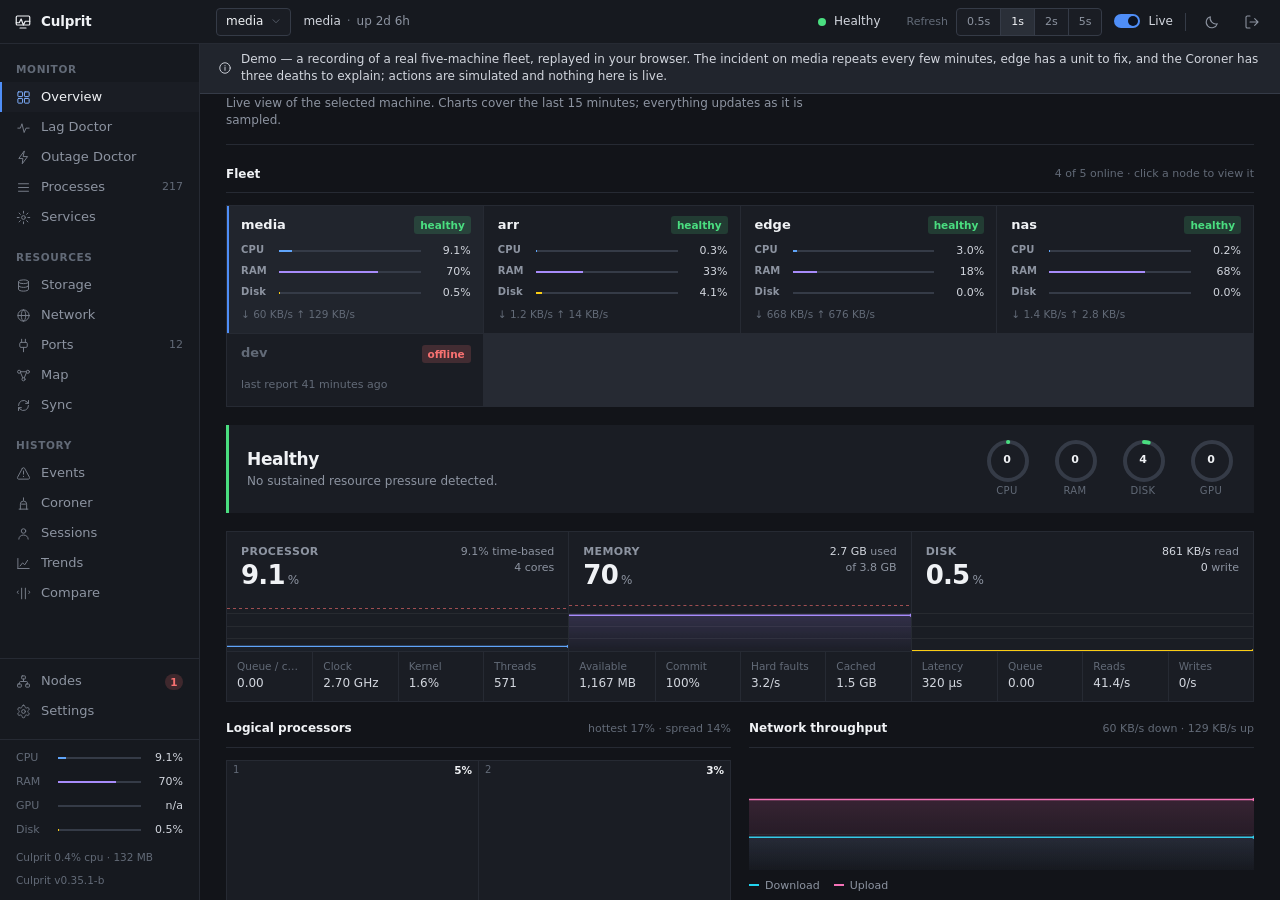
<file: index.html>
<!DOCTYPE html>
<html lang="en" data-theme="dark">
<head>
<meta charset="utf-8">
<meta name="viewport" content="width=device-width, initial-scale=1">
<meta name="color-scheme" content="dark light">
<title>Culprit — demo</title>
<link rel="icon" href="./favicon.svg" type="image/svg+xml">
<link rel="stylesheet" href="./assets/css/base.css">
<link rel="stylesheet" href="./assets/css/shell.css">
<link rel="stylesheet" href="./assets/css/ui.css">
<link rel="stylesheet" href="./assets/css/mobile.css">
<script>
  // Apply the saved theme before first paint so there is no flash.
  try {
    const t = localStorage.getItem("culprit-theme");
    if (t === "light" || t === "dark") document.documentElement.dataset.theme = t;
  } catch (e) { /* private mode */ }
</script>
</head>
<body>

<!-- ══ Top bar ═════════════════════════════════════════════════════════════ -->
<header class="topbar">
  <div class="topbar__brand">
    <svg class="topbar__mark" viewBox="0 0 24 24" aria-hidden="true">
      <rect x="3" y="4" width="18" height="12" rx="1.5"/>
      <path d="M3 13h4l2.5-5 3 8 2.5-5H21M8 20h8"/>
    </svg>
    <span class="topbar__name">Culprit</span>
  </div>

  <div class="topbar__node">
    <!-- Node picker: which machine every view describes. app.js fills it
         with the shared combobox rather than a native <select>: the native
         popup is drawn by the browser outside the page (Firefox has no way
         to style it at all), so it never matched the panel. -->
    <div class="nodepick" id="nodesel-wrap" hidden
         title="Which machine the dashboard shows. Agents report in on their own cadence.">
    </div>
    <span class="topbar__host" title="Hostname and time since boot">
      <b data-bind="hostname">—</b>
      <span class="faint">·</span>
      <span>up <span data-bind="uptime" class="num">—</span></span>
    </span>
    <span class="topbar__stale" data-bind="node-stale" hidden></span>
  </div>

  <!-- The one-glance verdict; opens the Lag Doctor. Stays in the bar on
       every screen size, unlike the session tools below. -->
  <div class="topbar__status">
    <button class="health" data-nav="doctor" title="Open Lag Doctor">
      <span class="health__dot" data-bind="health-dot"></span>
      <span data-bind="health-text">Starting…</span>
    </button>
  </div>

  <div class="topbar__tools">
    <!-- Segmented control, not a dropdown: four mutually exclusive options
         that benefit from being visible (uxgoodpatterns: visible options). -->
    <div class="seg" role="group" aria-label="Refresh interval"
         title="Sampling rate of the selected node, for this session only. Use Settings to save a host default.">
      <span class="seg__label">Refresh</span>
      <span class="seg__opts">
        <button class="seg__opt" data-interval="0.5">0.5s</button>
        <button class="seg__opt is-on" data-interval="1">1s</button>
        <button class="seg__opt" data-interval="2">2s</button>
        <button class="seg__opt" data-interval="5">5s</button>
      </span>
    </div>

    <!-- Toggle switch, not a checkbox: takes effect immediately, no submit. -->
    <label class="toggle" title="Pause pauses the display, not the sampler">
      <input type="checkbox" id="live-toggle" checked>
      <span class="toggle__track"><span class="toggle__knob"></span></span>
      <span>Live</span>
    </label>

    <span class="topbar__sep" aria-hidden="true"></span>

    <button class="iconbtn" id="theme-toggle" title="Switch theme"
            aria-label="Switch between dark and light theme">
      <svg class="iconbtn__dark" viewBox="0 0 24 24"><path d="M20 14.5A8.5 8.5 0 0 1 9.5 4a8.5 8.5 0 1 0 10.5 10.5z"/></svg>
      <svg class="iconbtn__light" viewBox="0 0 24 24"><circle cx="12" cy="12" r="4.2"/><path d="M12 2.5v2.2M12 19.3v2.2M2.5 12h2.2M19.3 12h2.2M5.3 5.3l1.6 1.6M17.1 17.1l1.6 1.6M18.7 5.3l-1.6 1.6M6.9 17.1l-1.6 1.6"/></svg>
    </button>

    <button class="iconbtn" id="logout" hidden title="Sign out" aria-label="Sign out">
      <svg viewBox="0 0 24 24"><path d="M9 21H5a2 2 0 0 1-2-2V5a2 2 0 0 1 2-2h4"/><path d="M16 17l5-5-5-5M21 12H9"/></svg>
    </button>
  </div>
</header>

<!-- ══ Banners (system notifications: connection lost/restored) ══════════ -->
<div class="banners" id="banners" role="status" aria-live="polite"></div>

<div class="frame">

  <!-- ══ Sidebar tabs ═════════════════════════════════════════════════════ -->
  <aside class="sidebar" id="sidebar">
    <nav class="nav" aria-label="Sections">
      <div class="nav__group">
        <div class="nav__label">Monitor</div>
        <button class="nav__item is-active" data-nav="overview">
          <svg viewBox="0 0 24 24"><rect x="3" y="3" width="7.5" height="7.5" rx="1"/><rect x="13.5" y="3" width="7.5" height="7.5" rx="1"/><rect x="3" y="13.5" width="7.5" height="7.5" rx="1"/><rect x="13.5" y="13.5" width="7.5" height="7.5" rx="1"/></svg>
          <span>Overview</span>
        </button>
        <button class="nav__item" data-nav="doctor">
          <svg viewBox="0 0 24 24"><path d="M3 13h4l2.5-7 3.5 14 3-7h5"/></svg>
          <span>Lag Doctor</span>
          <span class="nav__badge" data-bind="badge-doctor" hidden></span>
        </button>
        <button class="nav__item" data-nav="outage">
          <svg viewBox="0 0 24 24"><path d="M13 2L4.5 13.5H11L10 22l8.5-11.5H12z"/></svg>
          <span>Outage Doctor</span>
          <span class="nav__badge" data-bind="badge-outage" hidden></span>
        </button>
        <button class="nav__item" data-nav="processes">
          <svg viewBox="0 0 24 24"><path d="M4 6h16M4 12h16M4 18h16"/></svg>
          <span>Processes</span>
          <span class="nav__count" data-bind="badge-processes"></span>
        </button>
        <button class="nav__item" data-nav="services">
          <svg viewBox="0 0 24 24"><circle cx="12" cy="12" r="3"/><path d="M12 2v3M12 19v3M2 12h3M19 12h3M4.9 4.9l2.1 2.1M17 17l2.1 2.1M19.1 4.9L17 7M7 17l-2.1 2.1"/></svg>
          <span>Services</span>
          <span class="nav__badge" data-bind="badge-services" hidden></span>
        </button>
      </div>

      <div class="nav__group">
        <div class="nav__label">Resources</div>
        <button class="nav__item" data-nav="storage">
          <svg viewBox="0 0 24 24"><ellipse cx="12" cy="6" rx="8" ry="3"/><path d="M4 6v12c0 1.7 3.6 3 8 3s8-1.3 8-3V6"/><path d="M4 12c0 1.7 3.6 3 8 3s8-1.3 8-3"/></svg>
          <span>Storage</span>
          <span class="nav__badge" data-bind="badge-storage" hidden></span>
        </button>
        <button class="nav__item" data-nav="network">
          <svg viewBox="0 0 24 24"><circle cx="12" cy="12" r="9"/><path d="M3 12h18M12 3a3.6 9 0 0 0 0 18M12 3a3.6 9 0 0 1 0 18"/></svg>
          <span>Network</span>
        </button>
        <button class="nav__item" data-nav="ports">
          <svg viewBox="0 0 24 24"><path d="M9 2v5M15 2v5"/><rect x="6" y="7" width="12" height="8" rx="2"/><path d="M12 15v7"/></svg>
          <span>Ports</span>
          <span class="nav__count" data-bind="badge-ports"></span>
        </button>
        <button class="nav__item" data-nav="map">
          <svg viewBox="0 0 24 24"><circle cx="5" cy="6" r="2.5"/><circle cx="19" cy="6" r="2.5"/><circle cx="12" cy="18" r="2.5"/><path d="M7.2 7.3l3.6 8.4M16.8 7.3l-3.6 8.4M7.5 6h9"/></svg>
          <span>Map</span>
          <span class="nav__badge" data-bind="badge-map" hidden></span>
        </button>
        <button class="nav__item" data-nav="sync">
          <svg viewBox="0 0 24 24"><path d="M20 12a8 8 0 0 1-13.7 5.6L4 15.4"/><path d="M4 12a8 8 0 0 1 13.7-5.6L20 8.6"/><path d="M20 4v4.6h-4.6M4 20v-4.6h4.6"/></svg>
          <span>Sync</span>
          <span class="nav__badge" data-bind="badge-sync" hidden></span>
        </button>
      </div>

      <div class="nav__group">
        <div class="nav__label">History</div>
        <button class="nav__item" data-nav="events">
          <svg viewBox="0 0 24 24"><path d="M12 8v5M12 16.5v.5"/><path d="M10.3 3.6L2.5 18a2 2 0 0 0 1.7 3h15.6a2 2 0 0 0 1.7-3L13.7 3.6a2 2 0 0 0-3.4 0z"/></svg>
          <span>Events</span>
          <span class="nav__badge" data-bind="badge-events" hidden></span>
        </button>
        <button class="nav__item" data-nav="coroner">
          <svg viewBox="0 0 24 24"><path d="M12 3v4M5 21h14M7 21v-8a5 5 0 0 1 10 0v8"/><path d="M9 13h6"/></svg>
          <span>Coroner</span>
          <span class="nav__badge" data-bind="badge-coroner" hidden></span>
        </button>
        <button class="nav__item" data-nav="sessions">
          <svg viewBox="0 0 24 24"><circle cx="12" cy="8" r="3.6"/><path d="M4.5 21c0-4 3.4-6.5 7.5-6.5s7.5 2.5 7.5 6.5"/></svg>
          <span>Sessions</span>
        </button>
        <button class="nav__item" data-nav="trends">
          <svg viewBox="0 0 24 24"><path d="M3 20V4M3 20h18"/><path d="M6.5 16l4-5 3.5 3 4.5-7"/></svg>
          <span>Trends</span>
        </button>
        <button class="nav__item" data-nav="compare">
          <svg viewBox="0 0 24 24"><path d="M9 3.5v17M15 3.5v17"/><path d="M3.5 8l-1.5 2 1.5 2M20.5 8l1.5 2-1.5 2"/></svg>
          <span>Compare</span>
        </button>
      </div>

      <div class="nav__group nav__group--end">
        <button class="nav__item" data-nav="nodes">
          <svg viewBox="0 0 24 24"><rect x="9" y="3" width="6" height="5" rx="1"/><rect x="2.5" y="16" width="6" height="5" rx="1"/><rect x="15.5" y="16" width="6" height="5" rx="1"/><path d="M12 8v4M5.5 16v-2a2 2 0 0 1 2-2h9a2 2 0 0 1 2 2v2"/></svg>
          <span>Nodes</span>
          <span class="nav__badge" data-bind="badge-nodes" hidden></span>
        </button>
        <button class="nav__item" data-nav="settings">
          <svg viewBox="0 0 24 24"><path d="M12.22 2h-.44a2 2 0 0 0-2 2v.18a2 2 0 0 1-1 1.73l-.43.25a2 2 0 0 1-2 0l-.15-.08a2 2 0 0 0-2.73.73l-.22.38a2 2 0 0 0 .73 2.73l.15.1a2 2 0 0 1 1 1.72v.51a2 2 0 0 1-1 1.74l-.15.09a2 2 0 0 0-.73 2.73l.22.38a2 2 0 0 0 2.73.73l.15-.08a2 2 0 0 1 2 0l.43.25a2 2 0 0 1 1 1.73V20a2 2 0 0 0 2 2h.44a2 2 0 0 0 2-2v-.18a2 2 0 0 1 1-1.73l.43-.25a2 2 0 0 1 2 0l.15.08a2 2 0 0 0 2.73-.73l.22-.39a2 2 0 0 0-.73-2.73l-.15-.08a2 2 0 0 1-1-1.74v-.5a2 2 0 0 1 1-1.74l.15-.09a2 2 0 0 0 .73-2.73l-.22-.38a2 2 0 0 0-2.73-.73l-.15.08a2 2 0 0 1-2 0l-.43-.25a2 2 0 0 1-1-1.73V4a2 2 0 0 0-2-2z"/><circle cx="12" cy="12" r="3"/></svg>
          <span>Settings</span>
        </button>
      </div>
    </nav>

    <!-- Compact always-visible vitals, so switching views never loses sight
         of the machine's state. -->
    <div class="sidebar__vitals" id="sidebar-vitals">
      <div class="vital" data-key="cpu">
        <span class="vital__name">CPU</span>
        <span class="vital__bar"><i data-bind="mini-cpu-bar"></i></span>
        <span class="vital__val" data-bind="mini-cpu">—</span>
      </div>
      <div class="vital" data-key="mem">
        <span class="vital__name">RAM</span>
        <span class="vital__bar"><i data-bind="mini-mem-bar"></i></span>
        <span class="vital__val" data-bind="mini-mem">—</span>
      </div>
      <div class="vital" data-key="gpu">
        <span class="vital__name">GPU</span>
        <span class="vital__bar"><i data-bind="mini-gpu-bar"></i></span>
        <span class="vital__val" data-bind="mini-gpu">—</span>
      </div>
      <div class="vital" data-key="disk">
        <span class="vital__name">Disk</span>
        <span class="vital__bar"><i data-bind="mini-disk-bar"></i></span>
        <span class="vital__val" data-bind="mini-disk">—</span>
      </div>
      <div class="sidebar__cost" data-bind="overhead" title="What this tool costs to run"></div>
      <div class="sidebar__version" data-bind="version" title="Version of this Culprit host (version.json)"></div>
    </div>
  </aside>

  <!-- ══ Main ═════════════════════════════════════════════════════════════ -->
  <main class="main" id="main">
    <!-- Boot skeleton: the shape of the Overview, painted before the script
         loads so the first frame is never an empty pane. app.js clears it the
         moment the first view mounts; from then on each view carries its own
         skeletons until its data lands. -->
    <div class="views" id="views">
      <div class="view" id="boot-skeleton" aria-hidden="true">
        <div class="view__head">
          <div class="view__titles">
            <div class="sk" style="width:120px;height:17px"></div>
            <div class="sk" style="width:56%;height:10px;margin-top:9px"></div>
          </div>
        </div>
        <div class="stack">
          <div class="sec">
            <div class="sec__head"><div class="sec__title">Fleet</div></div>
            <div class="fleet"><div class="node"><div class="node__head"><div class="sk" style="height:14px;width:44%"></div><div class="sk" style="height:18px;width:54px;border-radius:3px"></div></div><div class="node__row"><div class="sk" style="height:14px;width:26px"></div><div class="sk" style="height:2px"></div><div class="sk" style="height:14px;width:34px;margin-left:auto"></div></div><div class="node__row"><div class="sk" style="height:14px;width:26px"></div><div class="sk" style="height:2px"></div><div class="sk" style="height:14px;width:34px;margin-left:auto"></div></div><div class="node__row"><div class="sk" style="height:14px;width:26px"></div><div class="sk" style="height:2px"></div><div class="sk" style="height:14px;width:34px;margin-left:auto"></div></div><div class="sk" style="height:11px;width:72%;margin-top:8px"></div></div><div class="node"><div class="node__head"><div class="sk" style="height:14px;width:44%"></div><div class="sk" style="height:18px;width:54px;border-radius:3px"></div></div><div class="node__row"><div class="sk" style="height:14px;width:26px"></div><div class="sk" style="height:2px"></div><div class="sk" style="height:14px;width:34px;margin-left:auto"></div></div><div class="node__row"><div class="sk" style="height:14px;width:26px"></div><div class="sk" style="height:2px"></div><div class="sk" style="height:14px;width:34px;margin-left:auto"></div></div><div class="node__row"><div class="sk" style="height:14px;width:26px"></div><div class="sk" style="height:2px"></div><div class="sk" style="height:14px;width:34px;margin-left:auto"></div></div><div class="sk" style="height:11px;width:72%;margin-top:8px"></div></div><div class="node"><div class="node__head"><div class="sk" style="height:14px;width:44%"></div><div class="sk" style="height:18px;width:54px;border-radius:3px"></div></div><div class="node__row"><div class="sk" style="height:14px;width:26px"></div><div class="sk" style="height:2px"></div><div class="sk" style="height:14px;width:34px;margin-left:auto"></div></div><div class="node__row"><div class="sk" style="height:14px;width:26px"></div><div class="sk" style="height:2px"></div><div class="sk" style="height:14px;width:34px;margin-left:auto"></div></div><div class="node__row"><div class="sk" style="height:14px;width:26px"></div><div class="sk" style="height:2px"></div><div class="sk" style="height:14px;width:34px;margin-left:auto"></div></div><div class="sk" style="height:11px;width:72%;margin-top:8px"></div></div></div>
          </div>
          <div class="status">
            <div class="status__text"><div class="sk" style="width:140px;height:16px"></div><div class="sk" style="width:60%;height:10px;margin-top:8px"></div></div>
            <div class="status__gauges"><div class="gauge"><div class="sk" style="width:42px;height:42px;border-radius:50%;margin:0 auto"></div></div><div class="gauge"><div class="sk" style="width:42px;height:42px;border-radius:50%;margin:0 auto"></div></div><div class="gauge"><div class="sk" style="width:42px;height:42px;border-radius:50%;margin:0 auto"></div></div><div class="gauge"><div class="sk" style="width:42px;height:42px;border-radius:50%;margin:0 auto"></div></div></div>
          </div>
          <div class="cells cells--metrics"><div style="padding:12px 14px"><div class="sk" style="height:10px;width:34%"></div><div class="sk" style="height:22px;width:80px;margin:8px 0 10px"></div><div class="sk" style="height:54px"></div></div><div style="padding:12px 14px"><div class="sk" style="height:10px;width:34%"></div><div class="sk" style="height:22px;width:80px;margin:8px 0 10px"></div><div class="sk" style="height:54px"></div></div><div style="padding:12px 14px"><div class="sk" style="height:10px;width:34%"></div><div class="sk" style="height:22px;width:80px;margin:8px 0 10px"></div><div class="sk" style="height:54px"></div></div><div style="padding:12px 14px"><div class="sk" style="height:10px;width:34%"></div><div class="sk" style="height:22px;width:80px;margin:8px 0 10px"></div><div class="sk" style="height:54px"></div></div></div>
        </div>
      </div>
    </div>
  </main>
</div>

<!-- ══ Dialog host ═══════════════════════════════════════════════════════ -->
<div class="dialog-backdrop" id="modal-backdrop" hidden>
  <div class="dialog" id="modal" role="dialog" aria-modal="true" aria-labelledby="modal-title">
    <header class="dialog__head">
      <h2 class="dialog__title" id="modal-title"></h2>
      <button class="iconbtn dialog__close" id="modal-close" aria-label="Close" title="Close (Esc)">
        <svg viewBox="0 0 24 24"><path d="M6 6l12 12M18 6L6 18"/></svg>
      </button>
    </header>
    <div class="dialog__body" id="modal-body"></div>
    <footer class="dialog__foot" id="modal-foot" hidden></footer>
  </div>
</div>

<!-- Floating scroll-to-top, shown past 400px on long views. -->
<button class="totop" id="scrolltop" hidden aria-label="Scroll to top" title="Back to top">
  <svg viewBox="0 0 24 24"><path d="M12 19V5M5.5 11.5L12 5l6.5 6.5"/></svg>
</button>

<!-- ══ Mobile bottom navigation ══════════════════════════════════════════ -->
<nav class="botnav" aria-label="Primary">
  <button class="botnav__item" data-nav="overview">
    <svg viewBox="0 0 24 24"><rect x="3" y="3" width="7.5" height="7.5" rx="1"/><rect x="13.5" y="3" width="7.5" height="7.5" rx="1"/><rect x="3" y="13.5" width="7.5" height="7.5" rx="1"/><rect x="13.5" y="13.5" width="7.5" height="7.5" rx="1"/></svg>
    <span>Overview</span>
  </button>
  <button class="botnav__item" data-nav="doctor">
    <svg viewBox="0 0 24 24"><path d="M3 13h4l2.5-7 3.5 14 3-7h5"/></svg>
    <span>Doctor</span>
    <span class="botnav__dot" data-bind="botnav-doctor-dot"></span>
  </button>
  <button class="botnav__item" data-nav="processes">
    <svg viewBox="0 0 24 24"><path d="M4 6h16M4 12h16M4 18h16"/></svg>
    <span>Processes</span>
  </button>
  <button class="botnav__item" data-nav="ports">
    <svg viewBox="0 0 24 24"><path d="M9 2v5M15 2v5"/><rect x="6" y="7" width="12" height="8" rx="2"/><path d="M12 15v7"/></svg>
    <span>Ports</span>
  </button>
  <button class="botnav__item" id="botnav-more" type="button" aria-haspopup="dialog" aria-controls="msheet">
    <svg viewBox="0 0 24 24" fill="currentColor" stroke="none"><circle cx="5" cy="12" r="1.7"/><circle cx="12" cy="12" r="1.7"/><circle cx="19" cy="12" r="1.7"/></svg>
    <span>More</span>
    <span class="botnav__dot" data-bind="botnav-more-dot"></span>
  </button>
</nav>

<!-- ══ Mobile "More" sheet ═══════════════════════════════════════════════ -->
<div class="sheet" id="msheet" role="dialog" aria-modal="true" aria-label="More">
  <div class="sheet__backdrop" data-msheet-close></div>
  <div class="sheet__panel">
    <div class="sheet__grab" aria-hidden="true"></div>
    <div class="sheet__label">Views</div>
    <div class="sheet__views">
      <button class="sheet__view" data-nav="outage">
        <svg viewBox="0 0 24 24"><path d="M13 2L4.5 13.5H11L10 22l8.5-11.5H12z"/></svg>
        <span>Outage Doctor</span>
        <span class="nav__badge" data-bind="badge-outage-m" hidden></span>
      </button>
      <button class="sheet__view" data-nav="services">
        <svg viewBox="0 0 24 24"><circle cx="12" cy="12" r="3"/><path d="M12 2v3M12 19v3M2 12h3M19 12h3M4.9 4.9l2.1 2.1M17 17l2.1 2.1M19.1 4.9L17 7M7 17l-2.1 2.1"/></svg>
        <span>Services</span>
        <span class="nav__badge" data-bind="badge-services-m" hidden></span>
      </button>
      <button class="sheet__view" data-nav="storage">
        <svg viewBox="0 0 24 24"><ellipse cx="12" cy="6" rx="8" ry="3"/><path d="M4 6v12c0 1.7 3.6 3 8 3s8-1.3 8-3V6"/><path d="M4 12c0 1.7 3.6 3 8 3s8-1.3 8-3"/></svg>
        <span>Storage</span>
      </button>
      <button class="sheet__view" data-nav="network">
        <svg viewBox="0 0 24 24"><circle cx="12" cy="12" r="9"/><path d="M3 12h18M12 3a3.6 9 0 0 0 0 18M12 3a3.6 9 0 0 1 0 18"/></svg>
        <span>Network</span>
      </button>
      <button class="sheet__view" data-nav="map">
        <svg viewBox="0 0 24 24"><circle cx="5" cy="6" r="2.5"/><circle cx="19" cy="6" r="2.5"/><circle cx="12" cy="18" r="2.5"/><path d="M7.2 7.3l3.6 8.4M16.8 7.3l-3.6 8.4M7.5 6h9"/></svg>
        <span>Map</span>
      </button>
      <button class="sheet__view" data-nav="sync">
        <svg viewBox="0 0 24 24"><path d="M20 12a8 8 0 0 1-13.7 5.6L4 15.4"/><path d="M4 12a8 8 0 0 1 13.7-5.6L20 8.6"/><path d="M20 4v4.6h-4.6M4 20v-4.6h4.6"/></svg>
        <span>Sync</span>
      </button>
      <button class="sheet__view" data-nav="events">
        <svg viewBox="0 0 24 24"><path d="M12 8v5M12 16.5v.5"/><path d="M10.3 3.6L2.5 18a2 2 0 0 0 1.7 3h15.6a2 2 0 0 0 1.7-3L13.7 3.6a2 2 0 0 0-3.4 0z"/></svg>
        <span>Events</span>
        <span class="nav__badge" data-bind="badge-events-m" hidden></span>
      </button>
      <button class="sheet__view" data-nav="coroner">
        <svg viewBox="0 0 24 24"><path d="M12 3v4M5 21h14M7 21v-8a5 5 0 0 1 10 0v8"/><path d="M9 13h6"/></svg>
        <span>Coroner</span>
      </button>
      <button class="sheet__view" data-nav="sessions">
        <svg viewBox="0 0 24 24"><circle cx="12" cy="8" r="3.6"/><path d="M4.5 21c0-4 3.4-6.5 7.5-6.5s7.5 2.5 7.5 6.5"/></svg>
        <span>Sessions</span>
      </button>
      <button class="sheet__view" data-nav="trends">
        <svg viewBox="0 0 24 24"><path d="M3 20V4M3 20h18"/><path d="M6.5 16l4-5 3.5 3 4.5-7"/></svg>
        <span>Trends</span>
      </button>
      <button class="sheet__view" data-nav="compare">
        <svg viewBox="0 0 24 24"><path d="M9 3.5v17M15 3.5v17"/><path d="M3.5 8l-1.5 2 1.5 2M20.5 8l1.5 2-1.5 2"/></svg>
        <span>Compare</span>
      </button>
      <button class="sheet__view" data-nav="nodes">
        <svg viewBox="0 0 24 24"><rect x="9" y="3" width="6" height="5" rx="1"/><rect x="2.5" y="16" width="6" height="5" rx="1"/><rect x="15.5" y="16" width="6" height="5" rx="1"/><path d="M12 8v4M5.5 16v-2a2 2 0 0 1 2-2h9a2 2 0 0 1 2 2v2"/></svg>
        <span>Nodes</span>
        <span class="nav__badge" data-bind="badge-nodes-m" hidden></span>
      </button>
      <button class="sheet__view" data-nav="settings">
        <svg viewBox="0 0 24 24"><path d="M12.22 2h-.44a2 2 0 0 0-2 2v.18a2 2 0 0 1-1 1.73l-.43.25a2 2 0 0 1-2 0l-.15-.08a2 2 0 0 0-2.73.73l-.22.38a2 2 0 0 0 .73 2.73l.15.1a2 2 0 0 1 1 1.72v.51a2 2 0 0 1-1 1.74l-.15.09a2 2 0 0 0-.73 2.73l.22.38a2 2 0 0 0 2.73.73l.15-.08a2 2 0 0 1 2 0l.43.25a2 2 0 0 1 1 1.73V20a2 2 0 0 0 2 2h.44a2 2 0 0 0 2-2v-.18a2 2 0 0 1 1-1.73l.43-.25a2 2 0 0 1 2 0l.15.08a2 2 0 0 0 2.73-.73l.22-.39a2 2 0 0 0-.73-2.73l-.15-.08a2 2 0 0 1-1-1.74v-.5a2 2 0 0 1 1-1.74l.15-.09a2 2 0 0 0 .73-2.73l-.22-.38a2 2 0 0 0-2.73-.73l-.15.08a2 2 0 0 1-2 0l-.43-.25a2 2 0 0 1-1-1.73V4a2 2 0 0 0-2-2z"/><circle cx="12" cy="12" r="3"/></svg>
        <span>Settings</span>
      </button>
    </div>
    <div class="sheet__label">Session</div>
    <div class="sheet__controls" id="msheet-controls"><!-- controls relocated here by mobile.js --></div>
  </div>
</div>

<script type="module" src="./assets/js/demo/boot.js"></script>
<script type="module" src="./assets/js/app.js"></script>
</body>
</html>
</file>
<file: assets/css/base.css>
/* ══════════════════════════════════════════════════════════════════════════
   Culprit — base: design tokens, reset, typography

   The look is an instrument panel, not a card wall: flat surfaces separated by
   hairline rules and one accent. The chrome is quiet (greys with a faint cool
   cast, no boxes inside boxes) so that the colour that IS there — status,
   metric hues, the accent — can be vivid and still read as signal rather than
   decoration. Dark is the default.

   Every colour, size and duration is a token; nothing downstream hard-codes a
   value, which is also what lets the canvas charts follow the theme toggle.
   ══════════════════════════════════════════════════════════════════════════ */

:root,
:root[data-theme="dark"] {
  /* Surfaces: ground → chrome → surface → raised → pressed. Steps are small
     on purpose; hierarchy comes from rules and type, not from stacking boxes.
     The greys carry a faint cool cast so the panel reads as a colour, not as
     a print-out. */
  --bg:       #121419;
  --bg-1:     #16191f;
  --bg-2:     #1a1d24;
  --bg-3:     #21252d;
  --bg-4:     #2a2f38;

  --line:     #262a33;
  --line-2:   #353b47;

  --fg:       #d2d6de;
  --fg-1:     #f0f2f5;
  --fg-2:     #8d94a1;
  --fg-3:     #626a77;

  /* One accent, a clear blue. It marks the active nav item, the focus ring
     and primary buttons — and nothing else. */
  --accent:    #4f8ef7;
  --accent-1:  #7eaefc;
  --accent-bg: rgba( 79, 142, 247, 0.16);
  --on-accent: #0b1220;

  /* Status, ordered by severity. Each has a soft tint for backgrounds.
     Vivid on purpose: a status colour has to be recognisable from across the
     room, and on a dark ground a saturated mid-light hue does that without
     glare. */
  --ok:        #4ade80;  --ok-bg:   rgba( 74, 222, 128, 0.16);
  --info:      #60a5fa;  --info-bg: rgba( 96, 165, 250, 0.16);
  --warn:      #fbbf24;  --warn-bg: rgba(251, 191,  36, 0.16);
  --high:      #fb923c;  --high-bg: rgba(251, 146,  60, 0.16);
  --crit:      #f87171;  --crit-bg: rgba(248, 113, 113, 0.18);

  /* Metric hues for charts and meters — distinct at small sizes, spaced
     around the wheel so two series on one chart never share a family. */
  --m-cpu:   #60a5fa;
  --m-mem:   #a78bfa;
  --m-gpu:   #2dd4bf;
  --m-disk:  #facc15;
  --m-down:  #22d3ee;
  --m-up:    #f472b6;
  --m-queue: #fb923c;

  --grid-line:         rgba(255, 255, 255, 0.06);
  --chart-fill-top:    0.24;
  --chart-fill-bottom: 0.02;

  --shadow:  0 10px 34px rgba(0, 0, 0, 0.5);
  --scrim:   rgba(0, 0, 0, 0.55);

  color-scheme: dark;
}

:root[data-theme="light"] {
  --bg:       #f3f4f7;
  --bg-1:     #e9ebf0;
  --bg-2:     #fbfbfd;
  --bg-3:     #f1f2f6;
  --bg-4:     #e4e6ec;

  --line:     #d8dbe3;
  --line-2:   #c3c7d2;

  --fg:       #262a33;
  --fg-1:     #10131a;
  --fg-2:     #5e6572;
  --fg-3:     #8a919e;

  --accent:    #1f6feb;
  --accent-1:  #1a5fcc;
  --accent-bg: rgba( 31, 111, 235, 0.12);
  --on-accent: #ffffff;

  /* Light needs darker, fully saturated hues: they are used as text on a
     near-white ground, so every one stays at or above 4.5:1 on --bg-2. */
  --ok:        #15843f;  --ok-bg:   rgba( 21, 132,  63, 0.12);
  --info:      #1f6feb;  --info-bg: rgba( 31, 111, 235, 0.12);
  --warn:      #a16207;  --warn-bg: rgba(161,  98,   7, 0.13);
  --high:      #c2410c;  --high-bg: rgba(194,  65,  12, 0.12);
  --crit:      #dc2626;  --crit-bg: rgba(220,  38,  38, 0.12);

  --m-cpu:   #2563eb;
  --m-mem:   #7c3aed;
  --m-gpu:   #0d9488;
  --m-disk:  #ca8a04;
  --m-down:  #0891b2;
  --m-up:    #db2777;
  --m-queue: #ea580c;

  --grid-line:         rgba(0, 0, 0, 0.07);
  --chart-fill-top:    0.20;
  --chart-fill-bottom: 0.02;

  --shadow:  0 10px 34px rgba(20, 20, 30, 0.16);
  --scrim:   rgba(20, 20, 30, 0.35);

  color-scheme: light;
}

:root {
  --font: "Inter", "IBM Plex Sans", "Segoe UI Variable Text", "Segoe UI",
          system-ui, -apple-system, sans-serif;
  --mono: "IBM Plex Mono", "JetBrains Mono", "Cascadia Mono", ui-monospace,
          "SF Mono", Menlo, Consolas, monospace;

  --fs:    13px;
  --fs-s:  12px;
  --fs-xs: 11px;
  --fs-l:  15px;

  --r:     4px;
  --r-s:   3px;

  --topbar-h:  44px;
  --sidebar-w: 200px;

  --gap:   18px;   /* between sections */
  --gap-s: 10px;   /* inside sections */

  --t:    120ms;
  --ease: cubic-bezier(0.3, 0, 0.2, 1);
}

/* ── Reset ─────────────────────────────────────────────────────────────── */
*, *::before, *::after { box-sizing: border-box; }

html, body { height: 100%; margin: 0; }

body {
  background: var(--bg);
  color: var(--fg);
  font-family: var(--font);
  font-size: var(--fs);
  line-height: 1.45;
  -webkit-font-smoothing: antialiased;
  text-rendering: optimizeLegibility;
  font-feature-settings: "cv11", "ss01", "tnum";
  overflow: hidden;          /* the main pane scrolls, never the document */
}

h1, h2, h3, h4 { margin: 0; font-weight: 600; color: var(--fg-1); }
p { margin: 0; }
dl, dd { margin: 0; }
code { font-family: var(--mono); font-size: 0.92em; }

button {
  font: inherit;
  color: inherit;
  background: none;
  border: 0;
  padding: 0;
  cursor: pointer;
}
input, select, textarea { font: inherit; color: inherit; }
a { color: var(--accent-1); text-decoration: none; }
a:hover { text-decoration: underline; }

svg {
  fill: none;
  stroke: currentColor;
  stroke-width: 1.6;
  stroke-linecap: round;
  stroke-linejoin: round;
}

:focus-visible { outline: 2px solid var(--accent); outline-offset: 1px; border-radius: var(--r-s); }
:focus:not(:focus-visible) { outline: none; }

/* ── Scrollbars ────────────────────────────────────────────────────────── */
* { scrollbar-width: thin; scrollbar-color: var(--line-2) transparent; }
::-webkit-scrollbar { width: 9px; height: 9px; }
::-webkit-scrollbar-track { background: transparent; }
::-webkit-scrollbar-thumb { background: var(--line-2); border-radius: 9px; border: 2px solid var(--bg); }
::-webkit-scrollbar-thumb:hover { background: var(--fg-3); }
::-webkit-scrollbar-corner { background: transparent; }

/* ── Type helpers ──────────────────────────────────────────────────────── */
.mono   { font-family: var(--mono); font-variant-numeric: tabular-nums; }
.num    { font-variant-numeric: tabular-nums; }
.dim    { color: var(--fg-2); }
.faint  { color: var(--fg-3); }
.strong { color: var(--fg-1); font-weight: 600; }
.small  { font-size: var(--fs-xs); }
.nowrap { white-space: nowrap; }
.trunc  { overflow: hidden; text-overflow: ellipsis; white-space: nowrap; }
.break  { overflow-wrap: anywhere; }

/* Small label style used for section titles, table heads and eyebrows. */
.label {
  font-size: var(--fs-xs);
  font-weight: 600;
  letter-spacing: 0.02em;
  color: var(--fg-2);
}

.sr-only {
  position: absolute; width: 1px; height: 1px; padding: 0; margin: -1px;
  overflow: hidden; clip: rect(0 0 0 0); white-space: nowrap; border: 0;
}

/* Tone helpers — colour a number by its severity. */
.tone-ok   { color: var(--ok); }
.tone-info { color: var(--info); }
.tone-warn { color: var(--warn); }
.tone-high { color: var(--high); }
.tone-crit { color: var(--crit); }

@keyframes spin { to { transform: rotate(360deg); } }

@media (prefers-reduced-motion: reduce) {
  *, *::before, *::after {
    animation-duration: 0.01ms !important;
    animation-iteration-count: 1 !important;
    transition-duration: 0.01ms !important;
    transition-delay: 0s !important;
  }
}
</file>
<file: assets/css/shell.css>
/* ══════════════════════════════════════════════════════════════════════════
   Culprit — shell: top bar, sidebar, main pane, view scaffolding, layout grids
   ══════════════════════════════════════════════════════════════════════════ */

/* ── Top bar ───────────────────────────────────────────────────────────── */
.topbar {
  position: fixed;
  inset: 0 0 auto 0;
  height: var(--topbar-h);
  z-index: 40;
  display: flex;
  align-items: center;
  gap: 16px;
  padding: 0 14px;
  background: var(--bg-1);
  border-bottom: 1px solid var(--line);
}

.topbar__brand {
  display: flex;
  align-items: center;
  gap: 9px;
  width: calc(var(--sidebar-w) - 14px);
  flex: 0 0 auto;
}
.topbar__mark {
  width: 18px; height: 18px;
  color: var(--fg-1);
}
.topbar__name {
  font-weight: 600;
  font-size: 13.5px;
  color: var(--fg-1);
  letter-spacing: -0.01em;
}

/* Node picker: which machine every view describes. */
.topbar__node { display: flex; align-items: center; gap: 12px; min-width: 0; }

.nodepick {
  display: inline-flex;
  align-items: center;
  gap: 8px;
  height: 28px;
  padding: 0 8px 0 9px;
  border: 1px solid var(--line-2);
  border-radius: var(--r);
  background: var(--bg-2);
  position: relative;
}
.nodepick[hidden] { display: none; }
/* The combobox sits inside the pill, so it drops its own border and box:
   the pill is the control. `.combo` is static so the popup positions
   against the pill and lines up with its edges. */
.nodepick:hover { border-color: var(--fg-3); }
.nodepick:focus-within { border-color: var(--accent); }
.nodepick .combo { position: static; }
.nodepick .combo__btn {
  min-width: 0;
  height: 100%;
  padding: 0;
  border: 0;
  background: transparent;
  font-weight: 500;
  color: var(--fg-1);
}
.nodepick .combo__btn:focus-visible { outline: none; }
.nodepick .combo__val { max-width: 200px; }
.nodepick .combo__pop {
  left: -1px;
  min-width: max(calc(100% + 2px), 200px);
}

.topbar__host {
  display: inline-flex;
  align-items: center;
  gap: 6px;
  font-size: var(--fs-s);
  color: var(--fg-2);
  min-width: 0;
}
.topbar__host b { color: var(--fg); font-weight: 500; }
.topbar__stale {
  font-size: var(--fs-xs);
  color: var(--warn);
}
.topbar__stale[hidden] { display: none; }

/* Health: the one-glance verdict, a plain word with a dot. */
.health {
  display: inline-flex;
  align-items: center;
  gap: 8px;
  height: 28px;
  padding: 0 10px;
  border-radius: var(--r);
  font-size: var(--fs-s);
  font-weight: 500;
  color: var(--fg);
  transition: background var(--t) var(--ease);
}
.health:hover { background: var(--bg-3); }
.health__dot {
  width: 8px; height: 8px;
  border-radius: 50%;
  background: var(--fg-3);
  transition: background var(--t) var(--ease);
}
.health__dot[data-severity="ok"]       { background: var(--ok); }
.health__dot[data-severity="info"]     { background: var(--info); }
.health__dot[data-severity="warn"]     { background: var(--warn); }
.health__dot[data-severity="critical"] { background: var(--crit); animation: blink 1.6s var(--ease) infinite; }
@keyframes blink { 50% { opacity: 0.35; } }

.topbar__status { margin-left: auto; display: flex; align-items: center; flex: 0 0 auto; }
.topbar__tools {
  display: flex;
  align-items: center;
  gap: 12px;
  flex: 0 0 auto;
}
.topbar__sep { width: 1px; height: 18px; background: var(--line-2); }

/* ── Banners (system notifications only: connection lost/restored) ────── */
.banners {
  position: fixed;
  top: var(--topbar-h);
  left: var(--sidebar-w);
  right: 0;
  z-index: 35;
  display: flex;
  flex-direction: column;
  pointer-events: none;
}
.banner {
  display: flex;
  align-items: center;
  gap: 9px;
  padding: 7px 18px;
  font-size: var(--fs-s);
  background: var(--bg-3);
  border-bottom: 1px solid var(--line-2);
  color: var(--fg);
  pointer-events: auto;
  animation: bannerin var(--t) var(--ease);
}
.banner svg { width: 14px; height: 14px; flex: 0 0 auto; }
.banner[data-tone="error"] { color: var(--crit); }
.banner[data-tone="ok"]    { color: var(--ok); }
.banner.is-out { animation: bannerout var(--t) var(--ease) forwards; }
@keyframes bannerin  { from { opacity: 0; transform: translateY(-4px); } }
@keyframes bannerout { to   { opacity: 0; transform: translateY(-4px); } }

/* ── Frame ─────────────────────────────────────────────────────────────── */
.frame {
  position: fixed;
  inset: var(--topbar-h) 0 0 0;
  display: grid;
  grid-template-columns: var(--sidebar-w) minmax(0, 1fr);
}

/* ── Sidebar ───────────────────────────────────────────────────────────── */
.sidebar {
  display: flex;
  flex-direction: column;
  background: var(--bg-1);
  border-right: 1px solid var(--line);
  overflow-y: auto;
  overflow-x: hidden;
}

.nav { display: flex; flex-direction: column; flex: 1 0 auto; padding: 10px 0 8px; }
.nav__group { display: flex; flex-direction: column; padding: 4px 0; }
.nav__group + .nav__group { margin-top: 6px; }
.nav__group--end { margin-top: auto !important; border-top: 1px solid var(--line); padding-top: 8px; }
.nav__label {
  padding: 4px 16px 5px;
  font-size: 10.5px;
  font-weight: 600;
  letter-spacing: 0.06em;
  text-transform: uppercase;
  color: var(--fg-3);
}

/* Tabs: a flat list with a 2px rule on the left of the active one. */
.nav__item {
  position: relative;
  display: flex;
  align-items: center;
  gap: 10px;
  height: 30px;
  padding: 0 16px 0 14px;
  border-left: 2px solid transparent;
  color: var(--fg-2);
  font-size: var(--fs);
  text-align: left;
  transition: color var(--t) var(--ease), background var(--t) var(--ease);
}
.nav__item > svg { width: 15px; height: 15px; flex: 0 0 auto; opacity: 0.8; }
.nav__item > span:first-of-type { flex: 1; min-width: 0; overflow: hidden; text-overflow: ellipsis; }
.nav__item:hover { color: var(--fg-1); background: var(--bg-2); }
.nav__item.is-active {
  color: var(--fg-1);
  border-left-color: var(--accent);
  background: var(--bg-2);
}
.nav__item.is-active > svg { opacity: 1; color: var(--accent-1); }

.nav__count {
  font-size: var(--fs-xs);
  color: var(--fg-3);
  font-variant-numeric: tabular-nums;
}
.nav__badge {
  min-width: 18px;
  padding: 0 5px;
  border-radius: 9px;
  font-size: 10.5px;
  font-weight: 600;
  line-height: 16px;
  text-align: center;
  font-variant-numeric: tabular-nums;
  background: var(--crit-bg);
  color: var(--crit);
}
.nav__badge[hidden] { display: none; }
.nav__badge[data-severity="warn"] { background: var(--warn-bg); color: var(--warn); }
.nav__badge[data-severity="info"] { background: var(--info-bg); color: var(--info); }

/* Always-visible vitals under the nav. */
.sidebar__vitals {
  padding: 10px 16px 12px;
  border-top: 1px solid var(--line);
  display: flex;
  flex-direction: column;
  gap: 8px;
}
.vital { display: grid; grid-template-columns: 34px 1fr auto; align-items: center; gap: 8px; font-size: var(--fs-xs); }
.vital__name { color: var(--fg-3); }
.vital__val { color: var(--fg); font-variant-numeric: tabular-nums; min-width: 34px; text-align: right; }
.vital__bar { height: 2px; background: var(--line-2); overflow: hidden; }
.vital__bar > i {
  display: block; height: 100%; width: 0;
  transition: width 240ms var(--ease), background var(--t) var(--ease);
}
.vital[data-key="cpu"]  .vital__bar > i { background: var(--m-cpu); }
.vital[data-key="mem"]  .vital__bar > i { background: var(--m-mem); }
.vital[data-key="gpu"]  .vital__bar > i { background: var(--m-gpu); }
.vital[data-key="disk"] .vital__bar > i { background: var(--m-disk); }
.vital__bar > i[data-hot="warn"] { background: var(--warn) !important; }
.vital__bar > i[data-hot="crit"] { background: var(--crit) !important; }
.sidebar__cost,
.sidebar__version {
  font-size: 10.5px;
  color: var(--fg-3);
  font-variant-numeric: tabular-nums;
}
.sidebar__cost { margin-top: 4px; }
.sidebar__version:empty { display: none; }

/* ── Main pane ─────────────────────────────────────────────────────────── */
.main { position: relative; overflow-y: auto; overflow-x: hidden; }

.view { padding: 22px 26px 72px; max-width: 1560px; }
.view[hidden] { display: none; }

.view__head {
  display: flex;
  align-items: flex-end;
  gap: 16px;
  flex-wrap: wrap;
  padding-bottom: 14px;
  margin-bottom: 20px;
  border-bottom: 1px solid var(--line);
}
.view__titles { min-width: 0; flex: 1 1 320px; }
.view__title { font-size: 18px; font-weight: 600; letter-spacing: -0.015em; }
.view__lead { margin-top: 3px; font-size: var(--fs-s); color: var(--fg-2); max-width: 80ch; }
.view__tools { display: flex; align-items: center; gap: 8px; flex-wrap: wrap; }

/* ── Layout grids ──────────────────────────────────────────────────────── */
.stack { display: flex; flex-direction: column; gap: var(--gap); }
.stack > * { min-width: 0; }
.stack[hidden] { display: none; }   /* a page behind a sub-navigation */

.cols { display: grid; gap: var(--gap); align-items: start; }
.cols > * { min-width: 0; }
.cols--2 { grid-template-columns: repeat(auto-fit, minmax(380px, 1fr)); }
.cols--3 { grid-template-columns: repeat(auto-fit, minmax(270px, 1fr)); }
.cols--wide { grid-template-columns: minmax(0, 2fr) minmax(260px, 1fr); }
.cols--stretch { align-items: stretch; }
@media (max-width: 1000px) { .cols--wide { grid-template-columns: 1fr; } }

/* Hairline-divided cell grid: children sit on a 1px background of line colour,
   which reads as a ruled ledger rather than a set of boxes. */
.cells {
  display: grid;
  gap: 1px;
  background: var(--line);
  border: 1px solid var(--line);
}
.cells > * { background: var(--bg-2); min-width: 0; }
.cells--metrics { grid-template-columns: repeat(auto-fit, minmax(260px, 1fr)); }
.cells--2 { grid-template-columns: repeat(auto-fit, minmax(300px, 1fr)); }
.cells--3 { grid-template-columns: repeat(auto-fit, minmax(240px, 1fr)); }

/* ── Scroll to top ─────────────────────────────────────────────────────── */
.totop {
  position: fixed; right: 22px; bottom: 22px; z-index: 30;
  width: 34px; height: 34px;
  display: grid; place-items: center;
  border-radius: var(--r);
  background: var(--bg-3);
  border: 1px solid var(--line-2);
  color: var(--fg-2);
  box-shadow: var(--shadow);
  opacity: 0; transform: translateY(4px);
  transition: opacity var(--t) var(--ease), transform var(--t) var(--ease), color var(--t) var(--ease);
}
.totop[hidden] { display: none; }
.totop.is-in { opacity: 1; transform: none; }
.totop:hover { color: var(--fg-1); }
.totop svg { width: 16px; height: 16px; }
</file>
<file: assets/css/ui.css>
/* ══════════════════════════════════════════════════════════════════════════
   Culprit — components

   Sections, figures, meters, tables, controls, dialogs, findings, logs.
   The rule throughout: no nested boxes. A section is a titled area separated
   by rules; a metric is a cell in a ruled grid; a stat is a figure in a strip.
   Radii are small, shadows appear only on floating layers, and colour is
   reserved for meaning.
   ══════════════════════════════════════════════════════════════════════════ */

/* ── Section ───────────────────────────────────────────────────────────── */
.sec { display: flex; flex-direction: column; min-width: 0; }
.sec__head {
  display: flex;
  align-items: center;
  gap: 10px;
  min-height: 28px;
  padding-bottom: 8px;
  border-bottom: 1px solid var(--line);
  margin-bottom: 12px;
}
.sec__title {
  display: flex;
  align-items: center;
  gap: 7px;
  font-size: var(--fs-s);
  font-weight: 600;
  color: var(--fg-1);
  min-width: 0;
}
.sec__title svg { width: 14px; height: 14px; color: var(--fg-2); flex: 0 0 auto; }
.sec__meta {
  margin-left: auto;
  display: flex;
  align-items: center;
  gap: 10px;
  font-size: var(--fs-xs);
  color: var(--fg-3);
  font-variant-numeric: tabular-nums;
  white-space: nowrap;
}
.sec__body { min-width: 0; }
.sec__foot {
  margin-top: 10px;
  font-size: var(--fs-xs);
  line-height: 1.5;
  color: var(--fg-3);
  max-width: 90ch;
}
/* A toned section carries a short rule in its severity colour above the title. */
.sec[data-tone] .sec__head { border-bottom-color: var(--line); }
.sec[data-tone] .sec__title::before {
  content: "";
  width: 8px; height: 8px;
  border-radius: 50%;
  flex: 0 0 auto;
}
.sec[data-tone="warn"] .sec__title::before { background: var(--warn); }
.sec[data-tone="crit"] .sec__title::before { background: var(--crit); }
.sec[data-tone="ok"]   .sec__title::before { background: var(--ok); }
.sec[data-tone="info"] .sec__title::before { background: var(--info); }

/* Inside a `.cells` grid a section has its own padding. */
.cells > .sec { padding: 12px 14px; }

/* ── Figures (stat strip) ──────────────────────────────────────────────── */
.figs {
  display: flex;
  flex-wrap: wrap;
  border-top: 1px solid var(--line);
  border-bottom: 1px solid var(--line);
}
.fig {
  flex: 1 1 140px;
  min-width: 0;
  padding: 10px 14px 11px 0;
  margin-right: 14px;
}
.fig + .fig { border-left: 1px solid var(--line); padding-left: 14px; }
.fig__label { font-size: var(--fs-xs); color: var(--fg-3); white-space: nowrap; overflow: hidden; text-overflow: ellipsis; }
.fig__value {
  margin-top: 2px;
  font-size: 17px;
  font-weight: 600;
  letter-spacing: -0.02em;
  color: var(--fg-1);
  font-variant-numeric: tabular-nums;
  white-space: nowrap;
}
.fig__hint { margin-top: 1px; font-size: var(--fs-xs); color: var(--fg-2); white-space: nowrap; overflow: hidden; text-overflow: ellipsis; }
.fig[data-tone="ok"]   .fig__value { color: var(--ok); }
.fig[data-tone="warn"] .fig__value { color: var(--warn); }
.fig[data-tone="crit"] .fig__value { color: var(--crit); }
.fig[data-tone="info"] .fig__value { color: var(--info); }

/* ── Meters ────────────────────────────────────────────────────────────── */
.meter { height: 3px; background: var(--line-2); overflow: hidden; }
.meter > i { display: block; height: 100%; width: 0; background: var(--accent); transition: width 240ms var(--ease); }
.meter--thin { height: 2px; }
.meter[data-tone="ok"]   > i { background: var(--ok); }
.meter[data-tone="warn"] > i { background: var(--warn); }
.meter[data-tone="crit"] > i { background: var(--crit); }
.meter[data-tone="cpu"]  > i { background: var(--m-cpu); }
.meter[data-tone="mem"]  > i { background: var(--m-mem); }
.meter[data-tone="disk"] > i { background: var(--m-disk); }

/* Stacked bar: which resources make up a lag score. */
.stackbar { display: flex; height: 3px; background: var(--line-2); overflow: hidden; }
.stackbar > i { height: 100%; transition: width 240ms var(--ease); }
.stackbar > i[data-part="cpu"]    { background: var(--m-cpu); }
.stackbar > i[data-part="memory"] { background: var(--m-mem); }
.stackbar > i[data-part="disk"]   { background: var(--m-disk); }
.stackbar > i[data-part="gpu"]    { background: var(--m-gpu); }
.stackbar > i[data-part="faults"] { background: var(--m-queue); }
.stackbar > i[data-part="stuck"]  { background: var(--crit); }

/* A labelled meter row: name · value on one line, rule beneath. */
.gaugerow { padding: 6px 0; }
.gaugerow + .gaugerow { border-top: 1px solid var(--line); }
.gaugerow__top { display: flex; justify-content: space-between; align-items: baseline; gap: 10px; font-size: var(--fs-s); margin-bottom: 5px; }
.gaugerow__top b { font-weight: 500; color: var(--fg-1); font-variant-numeric: tabular-nums; }

.legend { display: flex; flex-wrap: wrap; gap: 4px 14px; margin-top: 8px; font-size: var(--fs-xs); color: var(--fg-2); }
.legend__item { display: inline-flex; align-items: center; gap: 6px; }
.legend__swatch { width: 10px; height: 2px; flex: 0 0 auto; }

/* ── Metric block ──────────────────────────────────────────────────────── */
.metric { position: relative; padding: 12px 14px 0; display: flex; flex-direction: column; }
.metric[hidden] { display: none; }
.metric__head { display: flex; align-items: flex-start; gap: 12px; }
.metric__label { font-size: var(--fs-xs); font-weight: 600; letter-spacing: 0.03em; text-transform: uppercase; color: var(--fg-2); }
.metric__value { display: flex; align-items: baseline; gap: 3px; margin-top: 2px; }
.metric__num {
  font-size: 26px;
  font-weight: 600;
  line-height: 1;
  letter-spacing: -0.03em;
  color: var(--fg-1);
  font-variant-numeric: tabular-nums;
}
.metric__unit { font-size: var(--fs-s); color: var(--fg-2); }
.metric__aside { margin-left: auto; text-align: right; font-size: var(--fs-xs); color: var(--fg-2); line-height: 1.45; font-variant-numeric: tabular-nums; }
.metric__aside b { color: var(--fg); font-weight: 500; }
.metric__chart { position: relative; height: 54px; margin: 8px -14px 0; }
.metric__chart canvas { display: block; width: 100%; height: 100%; }
.metric__facts {
  display: grid;
  grid-template-columns: repeat(4, 1fr);
  margin: 0 -14px;
  border-top: 1px solid var(--line);
}
.metric__fact { padding: 7px 10px 8px; min-width: 0; }
.metric__fact + .metric__fact { border-left: 1px solid var(--line); }
.metric__fact dt { font-size: 10.5px; color: var(--fg-3); white-space: nowrap; overflow: hidden; text-overflow: ellipsis; }
.metric__fact dd { margin-top: 1px; font-size: var(--fs-s); font-weight: 500; color: var(--fg); font-variant-numeric: tabular-nums; white-space: nowrap; overflow: hidden; text-overflow: ellipsis; }
.metric[data-tone="warn"] .metric__num { color: var(--warn); }
.metric[data-tone="crit"] .metric__num { color: var(--crit); }

/* ── Logical processors ────────────────────────────────────────────────── */
.lcores { display: grid; gap: 1px; background: var(--line); border: 1px solid var(--line); min-height: 180px; }
.lcore { position: relative; background: var(--bg-2); overflow: hidden; min-height: 54px; }
.lcore__canvas { position: absolute; inset: 0; display: block; width: 100%; height: 100%; }
.lcore__id { position: absolute; top: 4px; left: 6px; font-size: 10px; line-height: 1; color: var(--fg-3); font-variant-numeric: tabular-nums; pointer-events: none; }
.lcore__pct { position: absolute; top: 4px; right: 6px; font-size: 10.5px; line-height: 1; font-weight: 600; color: var(--fg-1); font-variant-numeric: tabular-nums; pointer-events: none; }
.lcore[data-hot="warn"] .lcore__pct { color: var(--warn); }
.lcore[data-hot="crit"] .lcore__pct { color: var(--crit); }
.lcore[data-hot="crit"]::after { content: ""; position: absolute; inset: 0 0 auto 0; height: 2px; background: var(--crit); }

/* ── Tables ────────────────────────────────────────────────────────────── */
.tblwrap { overflow-x: auto; }
.tbl { width: 100%; border-collapse: separate; border-spacing: 0; font-size: var(--fs-s); }
.tbl th {
  position: sticky; top: 0; z-index: 2;
  padding: 6px 10px 7px;
  text-align: left;
  font-size: var(--fs-xs);
  font-weight: 600;
  color: var(--fg-2);
  background: var(--bg);
  border-bottom: 1px solid var(--line-2);
  white-space: nowrap;
  user-select: none;
}
.tbl th:first-child, .tbl td:first-child { padding-left: 0; }
.tbl th:last-child,  .tbl td:last-child  { padding-right: 0; }
.tbl th[data-sort] { cursor: pointer; }
.tbl th[data-sort]:hover { color: var(--fg-1); }
.tbl th.is-sorted { color: var(--fg-1); }
.tbl th .sortarrow { display: inline-block; margin-left: 4px; width: 0; height: 0; vertical-align: middle; border-left: 3.5px solid transparent; border-right: 3.5px solid transparent; }
.tbl th.is-sorted[data-dir="desc"] .sortarrow { border-top: 4px solid currentColor; }
.tbl th.is-sorted[data-dir="asc"]  .sortarrow { border-bottom: 4px solid currentColor; }
.tbl td { padding: 5px 10px; border-bottom: 1px solid var(--line); vertical-align: middle; white-space: nowrap; }
.tbl tbody tr:hover { background: var(--bg-2); }
.tbl tbody tr.is-link { cursor: pointer; }
.tbl tbody tr[data-flag="stuck"] td { color: var(--crit); }
.tbl tbody tr[data-flag="self"] td { color: var(--fg-3); font-style: italic; }
.tbl .r { text-align: right; }
.tbl .n { text-align: right; font-variant-numeric: tabular-nums; }
.tbl .wide { white-space: normal; }
.tbl--tight td { padding-top: 3px; padding-bottom: 3px; }
.dialog .tbl th, .cells .tbl th { background: var(--bg-2); }

/* Number with a magnitude rule beneath it, for the process table. */
.numbar { position: relative; display: inline-block; min-width: 52px; padding-bottom: 3px; }
.numbar::after {
  content: "";
  position: absolute;
  right: 0; bottom: 0;
  height: 2px;
  width: var(--w, 0%);
  background: var(--numbar-color, var(--accent));
  opacity: 0.65;
  transition: width 240ms var(--ease);
}

/* Process name cell */
.pname { display: flex; align-items: center; gap: 8px; min-width: 0; }
.pname__mark {
  width: 16px; height: 16px; flex: 0 0 auto;
  border-radius: var(--r-s);
  background: var(--bg-4);
  display: grid; place-items: center;
  font-size: 8.5px; font-weight: 700; color: var(--fg-2); text-transform: uppercase;
}
.pname__text { min-width: 0; overflow: hidden; text-overflow: ellipsis; }
.pname__tree { color: var(--fg-3); font-family: var(--mono); font-size: var(--fs-xs); }

/* ── Pills ─────────────────────────────────────────────────────────────── */
.pill {
  display: inline-flex; align-items: center; gap: 4px;
  padding: 1px 6px;
  border-radius: var(--r-s);
  font-size: 10.5px; font-weight: 600; line-height: 16px;
  background: var(--bg-4); color: var(--fg-2);
  white-space: nowrap;
}
.pill[data-tone="ok"]     { background: var(--ok-bg);   color: var(--ok); }
.pill[data-tone="info"]   { background: var(--info-bg); color: var(--info); }
.pill[data-tone="warn"]   { background: var(--warn-bg); color: var(--warn); }
.pill[data-tone="high"]   { background: var(--high-bg); color: var(--high); }
.pill[data-tone="crit"]   { background: var(--crit-bg); color: var(--crit); }
.pill[data-tone="accent"] { background: var(--accent-bg); color: var(--accent-1); }
.pill--mono { font-family: var(--mono); font-weight: 500; }

.pills { display: flex; flex-wrap: wrap; gap: 4px; align-items: center; }

/* ── Buttons ───────────────────────────────────────────────────────────── */
.btn {
  display: inline-flex; align-items: center; justify-content: center; gap: 6px;
  height: 28px; padding: 0 11px;
  border-radius: var(--r);
  border: 1px solid var(--line-2);
  background: var(--bg-2);
  color: var(--fg);
  font-size: var(--fs-s); font-weight: 500;
  white-space: nowrap;
  transition: background var(--t) var(--ease), border-color var(--t) var(--ease), color var(--t) var(--ease);
}
.btn:hover { background: var(--bg-3); border-color: var(--fg-3); color: var(--fg-1); }
.btn svg { width: 14px; height: 14px; }
.btn--primary { background: var(--accent); border-color: var(--accent); color: var(--on-accent); }
.btn--primary:hover { background: var(--accent-1); border-color: var(--accent-1); color: var(--on-accent); }
.btn--danger { color: var(--crit); border-color: color-mix(in srgb, var(--crit) 45%, var(--line-2)); }
.btn--danger:hover { background: var(--crit-bg); border-color: var(--crit); color: var(--crit); }
.btn--danger-solid { background: var(--crit); border-color: var(--crit); color: #fff; }
.btn--danger-solid:hover { filter: brightness(1.08); color: #fff; }
.btn--ghost { background: transparent; border-color: transparent; color: var(--fg-2); }
.btn--ghost:hover { background: var(--bg-3); border-color: transparent; }
.btn--sm { height: 24px; padding: 0 8px; font-size: var(--fs-xs); }
.btn[disabled] { opacity: 0.55; cursor: progress; }
.btn__spin { width: 11px; height: 11px; border: 2px solid rgba(128,128,128,.35); border-top-color: currentColor; border-radius: 50%; animation: spin 0.7s linear infinite; }

.iconbtn {
  display: grid; place-items: center;
  width: 28px; height: 28px;
  border-radius: var(--r);
  color: var(--fg-2);
  transition: background var(--t) var(--ease), color var(--t) var(--ease);
}
.iconbtn:hover { background: var(--bg-3); color: var(--fg-1); }
.iconbtn svg { width: 16px; height: 16px; }
:root[data-theme="dark"] .iconbtn__light,
:root[data-theme="light"] .iconbtn__dark { display: none; }

/* Text-like link button used inside tables (open a process, etc.). */
.linkbtn { color: var(--fg); border-bottom: 1px dotted var(--fg-3); line-height: 1.2; }
.linkbtn:hover { color: var(--fg-1); border-bottom-color: var(--fg-1); }

/* ── Segmented control ─────────────────────────────────────────────────── */
/* A joined button group: visible options for 2–5 choices, never a dropdown. */
.seg { display: inline-flex; align-items: center; gap: 8px; }
.seg__label { font-size: var(--fs-xs); color: var(--fg-3); }
.seg__opts { display: inline-flex; border: 1px solid var(--line-2); border-radius: var(--r); overflow: hidden; background: var(--bg-2); }
.seg__opt {
  height: 26px; padding: 0 10px;
  font-size: var(--fs-xs); font-weight: 500;
  color: var(--fg-2);
  font-variant-numeric: tabular-nums;
  transition: background var(--t) var(--ease), color var(--t) var(--ease);
}
.seg__opt + .seg__opt { border-left: 1px solid var(--line-2); }
.seg__opt:hover { color: var(--fg-1); }
.seg__opt.is-on { background: var(--bg-4); color: var(--fg-1); }

/* ── Toggle switch ─────────────────────────────────────────────────────── */
.toggle { display: inline-flex; align-items: center; gap: 8px; cursor: pointer; user-select: none; font-size: var(--fs-s); color: var(--fg-2); }
.toggle input { position: absolute; opacity: 0; width: 0; height: 0; }
.toggle__track { position: relative; width: 26px; height: 14px; border-radius: 7px; background: var(--line-2); transition: background var(--t) var(--ease); flex: 0 0 auto; }
.toggle__knob { position: absolute; top: 2px; left: 2px; width: 10px; height: 10px; border-radius: 50%; background: var(--fg-2); transition: transform var(--t) var(--ease), background var(--t) var(--ease); }
.toggle input:checked + .toggle__track { background: var(--accent); }
.toggle input:checked + .toggle__track .toggle__knob { transform: translateX(12px); background: var(--on-accent); }
.toggle input:focus-visible + .toggle__track { outline: 2px solid var(--accent); outline-offset: 2px; }
.toggle:has(input:checked) { color: var(--fg); }

/* ── Inputs ────────────────────────────────────────────────────────────── */
.input {
  display: flex; align-items: center; gap: 7px;
  height: 28px; padding: 0 9px;
  border-radius: var(--r);
  border: 1px solid var(--line-2);
  background: var(--bg-2);
  transition: border-color var(--t) var(--ease);
}
.input:focus-within { border-color: var(--accent); }
.input svg { width: 14px; height: 14px; color: var(--fg-3); flex: 0 0 auto; }
.input input { border: 0; background: none; outline: none; min-width: 0; width: 100%; font-size: var(--fs-s); }
.input input::placeholder { color: var(--fg-3); }
.input--area { height: auto; padding: 6px 9px; align-items: stretch; }
.input textarea {
  border: 0; background: none; outline: none; width: 100%; min-height: 64px; resize: vertical;
  font-family: var(--mono); font-size: var(--fs-s); line-height: 1.5; color: inherit;
}
.input textarea::placeholder { color: var(--fg-3); }
.input--search { min-width: 220px; }
.input__clear { display: grid; place-items: center; color: var(--fg-3); }
.input__clear:hover { color: var(--fg-1); }
.input__clear[hidden] { display: none; }
.input[aria-invalid="true"], .input.is-invalid { border-color: var(--crit); }

/* Form field with label, unit, help and error. */
.field { display: flex; flex-direction: column; gap: 4px; }
.field + .field { margin-top: 12px; }
.field__label { display: flex; align-items: baseline; gap: 8px; font-size: var(--fs-s); font-weight: 500; color: var(--fg-1); }
.field__unit { font-size: var(--fs-xs); font-weight: 400; color: var(--fg-3); }
.field__help { font-size: var(--fs-xs); line-height: 1.5; color: var(--fg-3); }
.field__err { font-size: var(--fs-xs); color: var(--crit); }
.field__err[hidden] { display: none; }
.field input[readonly] { color: var(--fg-3); }

.formrow { display: flex; align-items: center; gap: 10px; flex-wrap: wrap; }

/* ── Sub-navigation (pages inside one view) ────────────────────────────── */
.subnav {
  position: sticky; top: 0; z-index: 3;
  display: flex; gap: 2px;
  margin-bottom: var(--gap);
  background: var(--bg);
  border-bottom: 1px solid var(--line);
  overflow-x: auto; scrollbar-width: none;
}
.subnav::-webkit-scrollbar { display: none; }
.subnav__item {
  display: inline-flex; align-items: center; gap: 7px;
  flex: 0 0 auto;
  padding: 9px 12px 8px;
  margin-bottom: -1px;
  border-bottom: 2px solid transparent;
  font-size: var(--fs-s); font-weight: 500;
  color: var(--fg-2); white-space: nowrap;
  transition: color var(--t) var(--ease), border-color var(--t) var(--ease);
}
.subnav__item > svg { width: 14px; height: 14px; flex: 0 0 auto; opacity: 0.8; }
.subnav__item:hover { color: var(--fg-1); }
.subnav__item.is-on { color: var(--fg-1); border-bottom-color: var(--accent); }
.subnav__item.is-on > svg { opacity: 1; color: var(--accent-1); }
.subnav__item:focus-visible { outline-offset: -2px; border-radius: 0; }

/* ── Combobox (searchable select) ──────────────────────────────────────── */
.combo { position: relative; }
.combo__btn {
  display: flex; align-items: center; gap: 7px;
  min-width: 150px; height: 28px; padding: 0 9px;
  border-radius: var(--r); border: 1px solid var(--line-2); background: var(--bg-2);
  font-size: var(--fs-s); color: var(--fg);
}
.combo__btn:hover { border-color: var(--fg-3); }
.combo__btn svg { width: 12px; height: 12px; color: var(--fg-3); margin-left: auto; }
.combo__val { flex: 1; text-align: left; overflow: hidden; text-overflow: ellipsis; white-space: nowrap; }
.combo__val b { color: var(--fg-3); font-weight: 400; }
.combo__pop {
  position: absolute; z-index: 25; top: calc(100% + 4px); left: 0;
  min-width: 240px; max-width: 340px;
  background: var(--bg-3); border: 1px solid var(--line-2); border-radius: var(--r);
  box-shadow: var(--shadow); overflow: hidden;
}
.combo__pop[hidden] { display: none; }
.combo__search { padding: 6px; border-bottom: 1px solid var(--line); }
.combo__list { max-height: 260px; overflow-y: auto; padding: 4px; }
.combo__opt {
  display: flex; align-items: center; gap: 8px;
  width: 100%; padding: 5px 8px;
  border-radius: var(--r-s); font-size: var(--fs-s); text-align: left; color: var(--fg);
}
.combo__opt:hover, .combo__opt.is-cursor { background: var(--bg-4); }
.combo__opt.is-selected { color: var(--fg-1); font-weight: 500; }
.combo__opt .tick { width: 12px; height: 12px; opacity: 0; flex: 0 0 auto; }
.combo__opt.is-selected .tick { opacity: 1; }
.combo__opt .count { margin-left: auto; font-size: var(--fs-xs); color: var(--fg-3); }
.combo__empty { padding: 14px 10px; text-align: center; font-size: var(--fs-s); color: var(--fg-3); }

/* ── Checkbox (grouped selection with an explicit submit) ──────────────── */
.check { display: flex; align-items: center; gap: 8px; padding: 3px 4px; border-radius: var(--r-s); cursor: pointer; font-size: var(--fs-s); user-select: none; }
.check:hover { background: var(--bg-3); }
.check input { position: absolute; opacity: 0; width: 0; height: 0; }
.check__box { position: relative; width: 14px; height: 14px; flex: 0 0 auto; border-radius: 3px; border: 1px solid var(--line-2); background: var(--bg-2); transition: background var(--t) var(--ease), border-color var(--t) var(--ease); }
.check__box::after { content: ""; position: absolute; inset: 0; background: no-repeat center / 10px 10px; opacity: 0; }
.check input:checked + .check__box, .check input:indeterminate + .check__box { background: var(--accent); border-color: var(--accent); }
.check input:checked + .check__box::after { opacity: 1; background-image: url("data:image/svg+xml,%3Csvg xmlns='http://www.w3.org/2000/svg' viewBox='0 0 24 24' fill='none' stroke='%23101114' stroke-width='3.4' stroke-linecap='round' stroke-linejoin='round'%3E%3Cpath d='M4 12.5l5 5L20 6.5'/%3E%3C/svg%3E"); }
.check input:indeterminate + .check__box::after { opacity: 1; background-image: url("data:image/svg+xml,%3Csvg xmlns='http://www.w3.org/2000/svg' viewBox='0 0 24 24' fill='none' stroke='%23101114' stroke-width='3.4' stroke-linecap='round'%3E%3Cpath d='M6 12h12'/%3E%3C/svg%3E"); }
:root[data-theme="light"] .check input:checked + .check__box::after { background-image: url("data:image/svg+xml,%3Csvg xmlns='http://www.w3.org/2000/svg' viewBox='0 0 24 24' fill='none' stroke='white' stroke-width='3.4' stroke-linecap='round' stroke-linejoin='round'%3E%3Cpath d='M4 12.5l5 5L20 6.5'/%3E%3C/svg%3E"); }
:root[data-theme="light"] .check input:indeterminate + .check__box::after { background-image: url("data:image/svg+xml,%3Csvg xmlns='http://www.w3.org/2000/svg' viewBox='0 0 24 24' fill='none' stroke='white' stroke-width='3.4' stroke-linecap='round'%3E%3Cpath d='M6 12h12'/%3E%3C/svg%3E"); }
.check input:focus-visible + .check__box { outline: 2px solid var(--accent); outline-offset: 2px; }
.check__count { margin-left: auto; font-size: var(--fs-xs); color: var(--fg-3); font-variant-numeric: tabular-nums; }
.check--child { margin-left: 22px; }
.checkgroup { display: flex; flex-direction: column; gap: 1px; }
.checkgroup + .checkgroup { margin-top: 8px; }

/* ── Status line (the verdict) ─────────────────────────────────────────── */
.status {
  display: flex;
  align-items: center;
  gap: 18px;
  padding: 14px 18px;
  border-left: 3px solid var(--fg-3);
  background: var(--bg-2);
}
.status[data-severity="ok"]       { border-left-color: var(--ok); }
.status[data-severity="info"]     { border-left-color: var(--info); }
.status[data-severity="warn"]     { border-left-color: var(--warn); }
.status[data-severity="critical"] { border-left-color: var(--crit); }
.status__text { flex: 1; min-width: 0; }
.status__word { font-size: 17px; font-weight: 600; letter-spacing: -0.02em; color: var(--fg-1); }
.status[data-severity="warn"] .status__word     { color: var(--warn); }
.status[data-severity="critical"] .status__word { color: var(--crit); }
.status__line { margin-top: 2px; font-size: var(--fs-s); color: var(--fg-2); }
.status__gauges { display: flex; gap: 18px; flex: 0 0 auto; }

.gauge { text-align: center; width: 50px; }
.gauge__ring { position: relative; width: 42px; height: 42px; margin: 0 auto; }
.gauge__ring canvas { display: block; width: 42px; height: 42px; }
.gauge__pct { position: absolute; inset: 0; display: grid; place-items: center; font-size: var(--fs-xs); font-weight: 600; color: var(--fg-1); font-variant-numeric: tabular-nums; }
.gauge__label { margin-top: 3px; font-size: 10px; letter-spacing: 0.04em; text-transform: uppercase; color: var(--fg-3); }

/* ── Findings ──────────────────────────────────────────────────────────── */
.finding { border-left: 2px solid var(--line-2); padding: 2px 0 2px 14px; }
.finding + .finding { margin-top: 14px; }
.finding[data-severity="critical"] { border-left-color: var(--crit); }
.finding[data-severity="warn"]     { border-left-color: var(--warn); }
.finding[data-severity="info"]     { border-left-color: var(--info); }
.finding__head { display: flex; align-items: center; gap: 10px; flex-wrap: wrap; }
.finding__title { font-size: var(--fs); font-weight: 600; color: var(--fg-1); }
.finding__meta { margin-left: auto; display: flex; align-items: center; gap: 6px; }
.finding__text { margin-top: 4px; font-size: var(--fs-s); color: var(--fg-2); line-height: 1.55; max-width: 92ch; }
.finding__evidence { margin-top: 7px; }
.finding__culprits { margin-top: 8px; border-top: 1px solid var(--line); }
.finding__culprits .label { display: block; padding: 6px 0 2px; }

.culprit {
  display: flex; align-items: center; gap: 10px;
  width: 100%; padding: 4px 0;
  font-size: var(--fs-s); text-align: left;
}
.culprit:hover .culprit__name { color: var(--fg-1); }
.culprit + .culprit { border-top: 1px solid var(--line); }
.culprit__rank { width: 14px; font-size: 10.5px; color: var(--fg-3); font-variant-numeric: tabular-nums; }
.culprit__name { font-weight: 500; min-width: 0; overflow: hidden; text-overflow: ellipsis; }
.culprit__pid { font-size: 10.5px; color: var(--fg-3); font-family: var(--mono); }
.culprit__share { margin-left: auto; color: var(--fg); font-variant-numeric: tabular-nums; }
.culprit:has(.culprit__file) { flex-wrap: wrap; row-gap: 0; }
.culprit__file { flex: 1 1 100%; display: flex; gap: 4px; min-width: 0; padding-left: 20px; font-size: var(--fs-xs); color: var(--fg-2); }
.culprit__file .mono { min-width: 0; }
/* "in <container>" chip; the glyph marks it as a place, not a state. */
.pill--where { gap: 4px; max-width: 220px; overflow: hidden; text-overflow: ellipsis; white-space: nowrap; }
.pill__glyph { font-size: 10px; opacity: 0.8; }
.pname__where { margin-left: 6px; }
/* Expected findings stay visible but read as background, not as alarm. */
.finding[data-expected="true"] { opacity: 0.66; border-left-style: dashed; }
.finding[data-expected="true"] .finding__title { font-weight: 500; }
.finding__actions { margin-left: 4px; }
.finding__blame { margin-top: 8px; padding-top: 6px; border-top: 1px solid var(--line); font-size: var(--fs-s); color: var(--fg-2); line-height: 1.5; }
.finding__blame b { color: var(--fg-1); font-weight: 600; }
.finding__blame.tone-warn b { color: var(--warn); }
/* Verdict line after an action: the doctor keeps sampling and reports. */
.verdict { margin-top: 10px; padding: 8px 10px; background: var(--bg-2); border-left: 2px solid var(--line-2); }
.verdict .result { display: flex; align-items: flex-start; font-size: var(--fs-s); line-height: 1.5; }
.verdict .result svg { margin-top: 3px; }
/* Shared-cause notes above the fleet grid. */
.shared { display: flex; flex-direction: column; gap: 6px; margin-bottom: 10px; }
/* Day-of-week picker in the expectation dialog. */
.daypick { display: flex; flex-wrap: wrap; gap: 4px; }
.daypick .btn[aria-pressed="true"] { background: var(--accent); border-color: var(--accent); color: var(--on-accent); }

/* ── Offender row ──────────────────────────────────────────────────────── */
.offender {
  display: grid;
  grid-template-columns: 34px minmax(0, 1fr) 110px;
  gap: 12px; align-items: center;
  width: 100%; padding: 8px 0;
  text-align: left;
}
.offender + .offender { border-top: 1px solid var(--line); }
.offender:hover .offender__name > span:first-child { color: var(--fg-1); }
.offender__score {
  height: 26px; display: grid; place-items: center;
  border-radius: var(--r-s);
  font-size: var(--fs-s); font-weight: 600; font-variant-numeric: tabular-nums;
  background: var(--bg-4); color: var(--fg-2);
}
.offender__score[data-band="mid"]  { background: var(--warn-bg); color: var(--warn); }
.offender__score[data-band="high"] { background: var(--high-bg); color: var(--high); }
.offender__score[data-band="crit"] { background: var(--crit-bg); color: var(--crit); }
.offender__main { min-width: 0; }
.offender__name { display: flex; align-items: baseline; gap: 7px; font-size: var(--fs-s); font-weight: 500; }
.offender__reasons { margin-top: 2px; font-size: var(--fs-xs); color: var(--fg-2); display: flex; flex-wrap: wrap; gap: 2px 10px; }

/* ── Log (timeline as a ledger) ────────────────────────────────────────── */
.log { display: flex; flex-direction: column; }
.log__item { display: grid; grid-template-columns: 118px minmax(0, 1fr); gap: 12px; padding: 8px 0; border-bottom: 1px solid var(--line); }
.log__item:last-child { border-bottom: 0; }
.log__when { font-size: var(--fs-xs); color: var(--fg-3); font-variant-numeric: tabular-nums; line-height: 1.5; padding-top: 1px; }
.log__when b { display: block; color: var(--fg-2); font-weight: 500; }
.log__main { min-width: 0; }
.log__title { display: flex; align-items: center; gap: 7px; font-size: var(--fs-s); font-weight: 500; color: var(--fg-1); }
.log__title::before { content: ""; width: 6px; height: 6px; border-radius: 50%; background: var(--fg-3); flex: 0 0 auto; }
.log__item[data-severity="critical"] .log__title::before,
.log__item[data-severity="error"]    .log__title::before { background: var(--crit); }
.log__item[data-severity="warn"]     .log__title::before { background: var(--warn); }
.log__item[data-severity="info"]     .log__title::before { background: var(--info); }
.log__item[data-severity="ok"]       .log__title::before { background: var(--ok); }
.log__text { margin-top: 2px; font-size: var(--fs-xs); color: var(--fg-2); line-height: 1.5; max-width: 92ch; overflow-wrap: anywhere; }
.log__tags { margin-top: 5px; }
.log--compact .log__item { grid-template-columns: 96px minmax(0, 1fr); padding: 5px 0; }

/* Sessions */
.session { display: grid; grid-template-columns: 130px minmax(120px, 1fr) 80px; gap: 12px; align-items: center; padding: 6px 0; font-size: var(--fs-s); border-bottom: 1px solid var(--line); }
.session:last-child { border-bottom: 0; }
.session__track { position: relative; height: 12px; background: var(--bg-3); overflow: hidden; }
.session__span { position: absolute; top: 0; bottom: 0; background: var(--accent); opacity: 0.55; }
.session__span[data-open="true"] { background: var(--ok); }
.session__span[data-inferred="true"] { background-image: repeating-linear-gradient(45deg, transparent, transparent 3px, rgba(0,0,0,.35) 3px, rgba(0,0,0,.35) 6px); }

/* ── Dialog ────────────────────────────────────────────────────────────── */
.dialog-backdrop { position: fixed; inset: 0; z-index: 80; display: grid; place-items: center; padding: 24px; background: var(--scrim); animation: fadein var(--t) var(--ease); }
.dialog-backdrop[hidden] { display: none; }
@keyframes fadein { from { opacity: 0; } }
.dialog {
  width: min(780px, 100%); max-height: min(86vh, 900px);
  display: flex; flex-direction: column;
  background: var(--bg-2); border: 1px solid var(--line-2); border-radius: var(--r);
  box-shadow: var(--shadow);
  animation: dialogin var(--t) var(--ease);
}
@keyframes dialogin { from { opacity: 0; transform: translateY(6px); } }
.dialog--narrow { width: min(460px, 100%); }
.dialog__head { display: flex; align-items: center; gap: 10px; padding: 12px 16px; border-bottom: 1px solid var(--line); flex: 0 0 auto; }
.dialog__title { font-size: 14px; font-weight: 600; min-width: 0; overflow: hidden; text-overflow: ellipsis; white-space: nowrap; }
.dialog__close { margin-left: auto; flex: 0 0 auto; }
.dialog__body { padding: 16px; overflow-y: auto; }
.dialog__foot { display: flex; align-items: center; gap: 8px; padding: 11px 16px; border-top: 1px solid var(--line); flex: 0 0 auto; }
.dialog__foot[hidden] { display: none; }
.spacer { margin-left: auto; }

/* Inline result: feedback next to the control that produced it. */
.result { display: inline-flex; align-items: center; gap: 6px; font-size: var(--fs-xs); min-width: 0; }
.result[data-tone="ok"]    { color: var(--ok); }
.result[data-tone="error"] { color: var(--crit); }
.result svg { width: 13px; height: 13px; flex: 0 0 auto; }

/* ── Key/value ─────────────────────────────────────────────────────────── */
.kvs { display: flex; flex-direction: column; }
.kv { display: flex; align-items: baseline; gap: 12px; padding: 5px 0; font-size: var(--fs-s); border-bottom: 1px solid var(--line); }
.kv:last-child { border-bottom: 0; }
.kv__k { color: var(--fg-2); min-width: 0; flex: 0 1 auto; }
.kv__v { margin-left: auto; text-align: right; font-variant-numeric: tabular-nums; min-width: 0; overflow-wrap: anywhere; }
.kvs--wide .kv { display: grid; grid-template-columns: minmax(120px, 34%) 1fr; }
.kvs--wide .kv__v { margin-left: 0; text-align: left; }

.dl { display: grid; grid-template-columns: minmax(110px, auto) minmax(0, 1fr); gap: 4px 16px; font-size: var(--fs-s); }
.dl dt { color: var(--fg-3); }
.dl dd { color: var(--fg); min-width: 0; overflow-wrap: anywhere; }

.subhead { display: flex; align-items: center; gap: 8px; margin: 18px 0 8px; font-size: var(--fs-xs); font-weight: 600; letter-spacing: 0.03em; text-transform: uppercase; color: var(--fg-3); }
.subhead::after { content: ""; flex: 1; height: 1px; background: var(--line); }
.subhead:first-child { margin-top: 0; }

/* Code box */
.code {
  display: block;
  padding: 8px 10px;
  border: 1px solid var(--line);
  border-radius: var(--r);
  background: var(--bg);
  font-family: var(--mono);
  font-size: var(--fs-xs);
  line-height: 1.55;
  color: var(--fg);
  overflow-wrap: anywhere;
  user-select: all;
}
.coderow { display: flex; align-items: center; gap: 8px; }
.coderow .code { flex: 1 1 auto; }

/* ── Copy affordance ───────────────────────────────────────────────────── */
.copyico { display: inline-grid; width: 12px; height: 12px; flex: 0 0 auto; }
.copyico > svg { grid-area: 1 / 1; width: 12px; height: 12px; transition: opacity var(--t) var(--ease), transform var(--t) var(--ease); }
.copyico__done { opacity: 0; transform: scale(0.6); color: var(--ok); }
.is-copied .copyico__copy { opacity: 0; transform: scale(0.6); }
.is-copied .copyico__done { opacity: 1; transform: none; }
.copybtn {
  display: inline-flex; align-items: center; gap: 5px;
  height: 22px; padding: 0 7px;
  border-radius: var(--r-s); border: 1px solid var(--line-2);
  background: transparent; color: var(--fg-2); font-size: var(--fs-xs);
  transition: color var(--t) var(--ease), border-color var(--t) var(--ease);
}
.copybtn:hover { color: var(--fg-1); border-color: var(--fg-3); }
.copybtn.is-copied { color: var(--ok); border-color: var(--ok); }
.copybtn__text::after { content: attr(data-idle); }
.copybtn.is-copied .copybtn__text::after { content: "Copied"; }

/* ── Expandable ────────────────────────────────────────────────────────── */
.expand { border-top: 1px solid var(--line); }
.expand:last-child { border-bottom: 1px solid var(--line); }
.expand__toggle { display: flex; align-items: center; gap: 8px; width: 100%; padding: 8px 0; font-size: var(--fs-s); text-align: left; color: var(--fg); }
.expand__toggle:hover { color: var(--fg-1); }
.expand__toggle svg { width: 12px; height: 12px; color: var(--fg-3); transition: transform var(--t) var(--ease); }
.expand.is-open .expand__toggle svg { transform: rotate(90deg); }
.expand__hint { margin-left: auto; font-size: var(--fs-xs); color: var(--fg-3); }
.expand__body { padding: 0 0 12px 20px; }
.expand:not(.is-open) .expand__body { display: none; }

/* ── Skeletons ─────────────────────────────────────────────────────────── */
.sk { border-radius: var(--r-s); background: linear-gradient(90deg, var(--bg-3) 25%, var(--bg-4) 37%, var(--bg-3) 63%); background-size: 400% 100%; animation: skpulse 1.4s ease-in-out infinite; }
@keyframes skpulse { 0% { background-position: 100% 0; } 100% { background-position: 0 0; } }
.sk--text { height: 10px; }
.sk--num { height: 22px; width: 80px; }
.sk--chart { height: 54px; }
.sk--row { height: 20px; }
.sk-stack { display: flex; flex-direction: column; gap: 8px; }

/* ── Empty / gated / note ──────────────────────────────────────────────── */
.empty { padding: 24px 12px; text-align: center; color: var(--fg-3); font-size: var(--fs-s); }
.empty svg { width: 22px; height: 22px; margin-bottom: 8px; opacity: 0.6; }
.empty__title { color: var(--fg-2); font-weight: 500; font-size: var(--fs); }
.empty__hint { margin-top: 4px; font-size: var(--fs-xs); max-width: 54ch; margin-inline: auto; line-height: 1.55; }

.gated { padding: 16px 18px; border: 1px dashed var(--line-2); border-radius: var(--r); }
.gated__title { display: flex; align-items: center; gap: 8px; font-size: var(--fs); font-weight: 600; color: var(--fg-1); }
.gated__title svg { width: 15px; height: 15px; color: var(--warn); }
.gated__body { margin: 5px 0 10px; max-width: 70ch; font-size: var(--fs-s); color: var(--fg-2); line-height: 1.55; }
.gated__cmd { display: inline-flex; align-items: center; gap: 8px; }

.note {
  display: flex; gap: 9px;
  padding: 8px 12px;
  border-left: 2px solid var(--info);
  background: var(--bg-2);
  font-size: var(--fs-xs); line-height: 1.55; color: var(--fg-2);
}
.note svg { width: 14px; height: 14px; flex: 0 0 auto; color: var(--info); margin-top: 1px; }
.note strong { color: var(--fg-1); font-weight: 600; }
.note code { color: var(--fg); }
.note--warn { border-left-color: var(--warn); }
.note--warn svg { color: var(--warn); }
.note--ok { border-left-color: var(--ok); }
.note--ok svg { color: var(--ok); }
.note--crit { border-left-color: var(--crit); }
.note--crit svg { color: var(--crit); }

/* ── Charts ────────────────────────────────────────────────────────────── */
.chart { position: relative; height: 150px; }
.chart canvas { display: block; width: 100%; height: 100%; }
.chart--short { height: 110px; }
.chart--tall { height: 210px; }
.tip {
  position: absolute; z-index: 10;
  padding: 5px 8px;
  border-radius: var(--r-s); background: var(--bg-3); border: 1px solid var(--line-2);
  box-shadow: var(--shadow);
  font-size: var(--fs-xs); pointer-events: none; white-space: nowrap; font-variant-numeric: tabular-nums;
  transform: translate(-50%, calc(-100% - 8px));
}
.tip[hidden] { display: none; }
.tip__when { color: var(--fg-3); font-size: 10px; }
.tip__row { display: flex; align-items: center; gap: 6px; }
.tip__sw { width: 8px; height: 2px; }

/* ── Misc ──────────────────────────────────────────────────────────────── */
.row { display: flex; align-items: center; gap: 8px; flex-wrap: wrap; }
.row--between { justify-content: space-between; }
.actions { display: flex; align-items: center; gap: 5px; justify-content: flex-end; }
.mt { margin-top: var(--gap-s); }
.mt-l { margin-top: var(--gap); }
.mb { margin-bottom: var(--gap-s); }
.list { display: flex; flex-direction: column; }
.list > * + * { border-top: 1px solid var(--line); }

/* ── Fact grid (dense label/value tiles on a hairline grid) ────────────── */
/* For reference data that used to be a long key/value column: sixteen facts
   become three short rows instead of a tall list that leaves its neighbour
   stranded in white space. */
.facts {
  display: grid;
  grid-template-columns: repeat(auto-fill, minmax(168px, 1fr));
  gap: 1px;
  background: var(--line);
  border: 1px solid var(--line);
}
.fact { background: var(--bg-2); padding: 8px 12px 9px; min-width: 0; }
.fact--wide { grid-column: span 2; }
.fact__k { font-size: 10.5px; color: var(--fg-3); white-space: nowrap; overflow: hidden; text-overflow: ellipsis; }
.fact__v { margin-top: 2px; font-size: var(--fs-s); font-weight: 500; color: var(--fg); font-variant-numeric: tabular-nums; white-space: nowrap; overflow: hidden; text-overflow: ellipsis; }
.fact__v.mono { font-size: var(--fs-xs); }
.fact[data-tone="ok"]   .fact__v { color: var(--ok); }
.fact[data-tone="warn"] .fact__v { color: var(--warn); }
.fact[data-tone="crit"] .fact__v { color: var(--crit); }
.fact[data-tone="info"] .fact__v { color: var(--info); }
@media (max-width: 600px) { .fact--wide { grid-column: span 1; } }

/* ── Fleet: one card per node on a hairline grid ───────────────────────── */
.fleet { display: grid; grid-template-columns: repeat(auto-fill, minmax(220px, 1fr)); gap: 1px; background: var(--line); border: 1px solid var(--line); }
.node {
  display: block; width: 100%; text-align: left;
  padding: 10px 12px 11px;
  background: var(--bg-2); color: var(--fg);
  border-left: 2px solid transparent;
  transition: background var(--t) var(--ease);
}
.node:hover { background: var(--bg-3); }
.node[data-active="true"] { border-left-color: var(--accent); background: var(--bg-3); }
.node[data-severity="warn"]     { border-left-color: var(--warn); }
.node[data-severity="critical"] { border-left-color: var(--crit); }
.node[data-severity="offline"]  { color: var(--fg-3); }
.node__head { display: flex; align-items: center; justify-content: space-between; gap: 8px; margin-bottom: 8px; }
.node__name { font-weight: 600; font-size: var(--fs); color: var(--fg-1); min-width: 0; overflow: hidden; text-overflow: ellipsis; white-space: nowrap; }
.node[data-severity="offline"] .node__name { color: var(--fg-3); }
.node__row { display: grid; grid-template-columns: 30px 1fr 42px; align-items: center; gap: 8px; margin-bottom: 5px; font-size: var(--fs-xs); }
.node__row .label { font-size: 10px; }
.node__row .num { text-align: right; }
/* One fixed-height line: network rates left, leading offender right. The
   rates keep their width (they are the point of the line); the offender
   takes what is left and truncates, so a long process name can never wrap
   the footer onto a second line and change the card's height. */
.node__foot { display: flex; align-items: baseline; justify-content: space-between; gap: 10px; margin-top: 6px; font-size: 10.5px; line-height: 1.5; color: var(--fg-3); }
.node__net { flex: 0 0 auto; white-space: nowrap; }
.node__alert { flex: 0 1 auto; min-width: 0; text-align: right; color: var(--crit); white-space: nowrap; overflow: hidden; text-overflow: ellipsis; }
.node__alert--info { color: var(--fg-2); }
.node__dead { font-size: var(--fs-xs); color: var(--fg-3); padding: 6px 0 2px; }

/* Offenders in two columns when there is room. */
.offenders { display: grid; grid-template-columns: repeat(auto-fit, minmax(420px, 1fr)); gap: 0 28px; }
.offenders > .offender + .offender { border-top: 1px solid var(--line); }
@media (max-width: 900px) { .offenders { grid-template-columns: 1fr; } }

/* ── Change log rows (What changed / coincides-with lists) ─────────────── */
.changes { display: flex; flex-direction: column; }
.changes__row { display: grid; grid-template-columns: 96px 64px minmax(0, 1fr); gap: 10px; padding: 4px 0; border-bottom: 1px solid var(--line); font-size: var(--fs-s); align-items: baseline; }
.changes__row:last-child { border-bottom: 0; }
.changes__when { color: var(--fg-3); font-variant-numeric: tabular-nums; white-space: nowrap; }
.changes__kind { color: var(--fg-3); font-size: var(--fs-xs); text-transform: uppercase; letter-spacing: 0.04em; white-space: nowrap; }
.changes__title { color: var(--fg-1); min-width: 0; overflow: hidden; text-overflow: ellipsis; white-space: nowrap; }
.changes__row[data-severity="warn"] .changes__title { color: var(--warn); }
.finding__culprits .changes { margin-top: 2px; }

/* ── Coroner: the scrubbable last ten minutes, evidence bullets ────────── */
.scrubrow { display: flex; align-items: center; gap: 12px; margin-top: 10px; }
.scrub { flex: 1; accent-color: var(--accent); height: 18px; margin: 0; background: transparent; }
.because { margin: 6px 0 0; padding-left: 18px; font-size: var(--fs-s); color: var(--fg-1); line-height: 1.55; }
.because li + li { margin-top: 3px; }
.because.faint { color: var(--fg-2); }
.log__item.is-selected { background: var(--bg-3); box-shadow: -14px 0 0 var(--bg-3), 14px 0 0 var(--bg-3); }

/* ── Map: the fleet graph on a canvas ──────────────────────────────────── */
.mapbox { position: relative; height: 360px; }
.mapcanvas { display: block; width: 100%; height: 100%; }
tr[data-tone="warn"] > td:first-child { box-shadow: inset 2px 0 0 var(--warn); }
tr[data-tone="crit"] > td:first-child { box-shadow: inset 2px 0 0 var(--crit); }

/* ── Port names (ports.json): the number's usual name beside it ────────── */
.portname { margin-left: 6px; font-size: var(--fs-xs); font-weight: 500; color: var(--fg-3); font-family: var(--mono); letter-spacing: 0; }
</file>
<file: assets/css/mobile.css>
/* ══════════════════════════════════════════════════════════════════════════
   Culprit — small screens

   Below the breakpoint the sidebar tabs become a bottom bar (four primary
   views + More) and the remaining views and session controls live in a
   slide-up sheet. Content is one column. Everything here is scoped to the
   media query so the desktop layout above it is untouched.
   ══════════════════════════════════════════════════════════════════════════ */

.botnav, .sheet { display: none; }

@media (max-width: 820px) {
  :root { --botnav-h: 56px; }

  .frame { grid-template-columns: 1fr; }
  .sidebar { display: none; }
  .banners { left: 0; }

  .topbar { gap: 8px; padding: 0 10px; }
  .topbar__brand { width: auto; }
  .topbar__name, .topbar__host, .topbar__stale { display: none; }
  .topbar > .topbar__tools { display: none; }
  .topbar__node { gap: 6px; flex: 1; justify-content: flex-end; }
  .topbar__status { margin-left: 0; }
  .nodepick .combo__val { max-width: 40vw; }
  /* The pill is at the right edge here, so a popup hung off its left edge
     would run off screen: pin it under the top bar across the full width. */
  .nodepick .combo__pop {
    position: fixed; top: calc(var(--topbar-h) + 4px); left: 10px; right: 10px;
    min-width: 0; max-width: none;
  }

  .view { padding: 14px 14px calc(var(--botnav-h) + 28px); }
  .view__head { margin-bottom: 16px; }
  .view__title { font-size: 17px; }
  .view__tools { width: 100%; }
  .view__tools .input--search { flex: 1 1 100%; min-width: 0; }

  .cols--2, .cols--3, .cols--wide { grid-template-columns: 1fr; }
  .cells--metrics, .cells--2, .cells--3 { grid-template-columns: 1fr; }
  .fig { flex-basis: 44%; }
  .status { flex-wrap: wrap; }
  .status__gauges { width: 100%; justify-content: space-between; }
  .offender { grid-template-columns: 30px minmax(0, 1fr); }
  .offender > :last-child { grid-column: 1 / -1; }
  .log__item { grid-template-columns: 1fr; gap: 2px; }
  .session { grid-template-columns: 100px 1fr 64px; }

  .tblwrap { overflow-x: auto; -webkit-overflow-scrolling: touch; }
  .btn, .seg__opt, .nav__item, .combo__btn, .input { min-height: 36px; }

  .totop { right: 14px; bottom: calc(var(--botnav-h) + 14px); }
  .dialog-backdrop { padding: 0; align-items: end; }
  .dialog { width: 100%; max-width: 100%; max-height: 92vh; border-radius: var(--r) var(--r) 0 0; }

  /* Bottom bar */
  .botnav {
    position: fixed; inset: auto 0 0 0; z-index: 45;
    display: flex; align-items: stretch;
    height: calc(var(--botnav-h) + env(safe-area-inset-bottom, 0px));
    padding-bottom: env(safe-area-inset-bottom, 0px);
    background: var(--bg-1);
    border-top: 1px solid var(--line);
  }
  .botnav__item {
    position: relative; flex: 1;
    display: flex; flex-direction: column; align-items: center; justify-content: center; gap: 3px;
    color: var(--fg-3); font-size: 10.5px; font-weight: 500;
    -webkit-tap-highlight-color: transparent;
  }
  .botnav__item svg { width: 21px; height: 21px; }
  .botnav__item.is-active { color: var(--fg-1); }
  .botnav__item.is-active::before { content: ""; position: absolute; top: 0; left: 20%; right: 20%; height: 2px; background: var(--accent); }
  .botnav__dot { position: absolute; top: 8px; left: calc(50% + 8px); width: 7px; height: 7px; border-radius: 50%; background: var(--crit); display: none; }
  .botnav__dot.is-on { display: block; }
  .botnav__dot[data-severity="warn"] { background: var(--warn); }

  /* More sheet */
  /* Closing must stay visible until the panel has slid out: `visibility` is
     discrete, so without the delay it hides the sheet on the first frame and
     the slide never shows (it snapped, whether closed by a tap or a drag). */
  .sheet { --sheet-t: 220ms; position: fixed; inset: 0; z-index: 70; display: block; visibility: hidden; pointer-events: none;
    transition: visibility 0s linear var(--sheet-t); }
  .sheet.is-open { visibility: visible; pointer-events: auto; transition-delay: 0s; }
  .sheet__backdrop { position: absolute; inset: 0; background: var(--scrim); opacity: 0; transition: opacity var(--sheet-t) var(--ease); }
  .sheet.is-open .sheet__backdrop { opacity: 1; }
  .sheet__panel {
    position: absolute; inset: auto 0 0 0; max-height: 84vh; overflow-y: auto;
    background: var(--bg-2); border-top: 1px solid var(--line-2);
    padding: 8px 14px calc(18px + env(safe-area-inset-bottom, 0px));
    transform: translateY(101%); transition: transform var(--sheet-t) var(--ease);
  }
  .sheet.is-open .sheet__panel { transform: none; }
  /* The grab handle is a real handle (mobile.js drags the sheet by it), so
     the hit area is the full-width strip, not the 3px bar it draws. */
  .sheet__grab { padding: 8px 0 8px; touch-action: none; cursor: grab; }
  .sheet__grab::before { content: ""; display: block; width: 36px; height: 3px; margin: 0 auto; background: var(--line-2); }
  .sheet__grab:active { cursor: grabbing; }
  .sheet__panel.is-dragging, .sheet__backdrop.is-dragging { transition: none; }
  .sheet__label { padding: 10px 2px 6px; font-size: 10.5px; font-weight: 600; letter-spacing: 0.06em; text-transform: uppercase; color: var(--fg-3); }
  .sheet__views { display: grid; grid-template-columns: repeat(3, 1fr); gap: 1px; background: var(--line); border: 1px solid var(--line); }
  .sheet__view {
    position: relative; display: flex; flex-direction: column; align-items: center; gap: 6px;
    padding: 14px 6px; background: var(--bg-2); color: var(--fg); font-size: var(--fs-xs); text-align: center;
  }
  .sheet__view svg { width: 20px; height: 20px; opacity: 0.85; }
  .sheet__view.is-active { color: var(--fg-1); background: var(--bg-3); }
  .sheet__view.is-active svg { color: var(--accent-1); opacity: 1; }
  .sheet__view .nav__badge { position: absolute; top: 6px; right: 8px; }
  .sheet__controls { display: flex; flex-direction: column; gap: 12px; padding-top: 4px; }
  .sheet__controls .topbar__tools { display: flex !important; flex-wrap: wrap; align-items: center; gap: 12px; margin-left: 0; }
  .sheet__controls .topbar__sep { display: none; }
  .sheet__controls .seg { flex: 1 1 100%; }
  .sheet__controls .seg__opts { flex: 1; }
  .sheet__controls .seg__opt { flex: 1; }
}

@media (max-width: 380px) {
  .fig { flex-basis: 100%; }
  .sheet__views { grid-template-columns: repeat(2, 1fr); }
}
</file>
